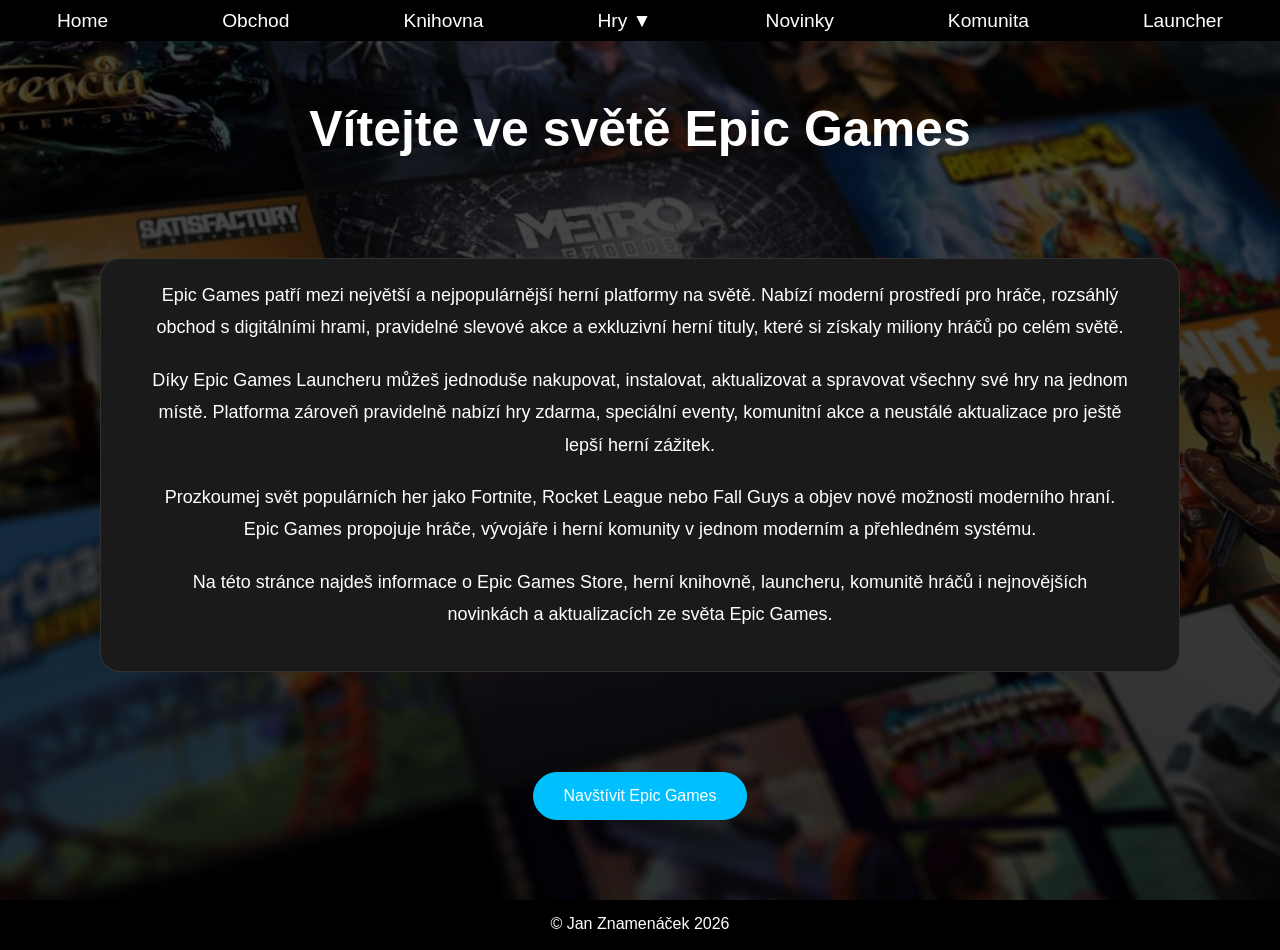
<file: index.html>
<!DOCTYPE html>
<html lang="cs">
<head>
    <meta charset="UTF-8">
    <meta name="viewport" content="width=device-width, initial-scale=1.0">
    <title>Projekt 3</title>
    <link rel="stylesheet" href="css/mujstyl.css">
</head>

<body>
    <input type="checkbox" id="menu-toggle">

    <div class="topbar">
        <div class="logo">Epic Games</div>

       <label for="menu-toggle" class="burger">
        ☰
       </label>

    </div>

     <nav class="topmenu">

         <ul>
            <li><a href="index.html">Home</a></li>
            <li><a href="obchod.html">Obchod</a></li>
            <li><a href="knihovna.html">Knihovna</a></li>

            <li class="dropdown">
                <input type="checkbox" id="games-toggle">

                <label for="games-toggle" class="dropdown-button">
                      Hry ▼
                </label>
                <ul class="dropdown-menu">
                    <li><a href="akcni.html">akční </a></li>
                    <li><a href="strilecky.html">střílečky</a></li>
                    <li><a href="sportovni.html">sportovní </a></li>
                    <li><a href="zavodni.html">závodní </a></li>
                    <li><a href="party.html">párty </a></li>
                </ul>
            </li>

            <li><a href="novinky.html">Novinky</a></li>
            <li><a href="komunita.html">Komunita</a></li>
            <li><a href="launcher.html">Launcher</a></li>
         </ul>
     </nav>

     <div class="uvod">
        <div>
            <h1>Vítejte ve světě Epic Games</h1>
        <article>
            <p>Epic Games patří mezi největší a nejpopulárnější herní platformy
                na světě. Nabízí moderní prostředí pro hráče, rozsáhlý obchod
                s digitálními hrami, pravidelné slevové akce a exkluzivní herní tituly,
                které si získaly miliony hráčů po celém světě.
            </p>
            <p>
                Díky Epic Games Launcheru můžeš jednoduše nakupovat, instalovat,
                aktualizovat a spravovat všechny své hry na jednom místě.
                Platforma zároveň pravidelně nabízí hry zdarma, speciální eventy,
                komunitní akce a neustálé aktualizace pro ještě lepší herní zážitek.
            </p>
            <p>
                Prozkoumej svět populárních her jako Fortnite, Rocket League
                nebo Fall Guys a objev nové možnosti moderního hraní.
                Epic Games propojuje hráče, vývojáře i herní komunity
                v jednom moderním a přehledném systému.
            </p>
            <p>
                Na této stránce najdeš informace o Epic Games Store,
                herní knihovně, launcheru, komunitě hráčů i nejnovějších novinkách
                a aktualizacích ze světa Epic Games.
            </p>
        </article>
            <div class="odkaz">
            <a href="https://www.epicgames.com/site/home?lang=en-US">Navštívit Epic Games</a>
            </div>
        </div>
     </div>






   <footer>
        &copy; Jan Znamenáček 2026
   </footer>
</body>
</html>
</file>
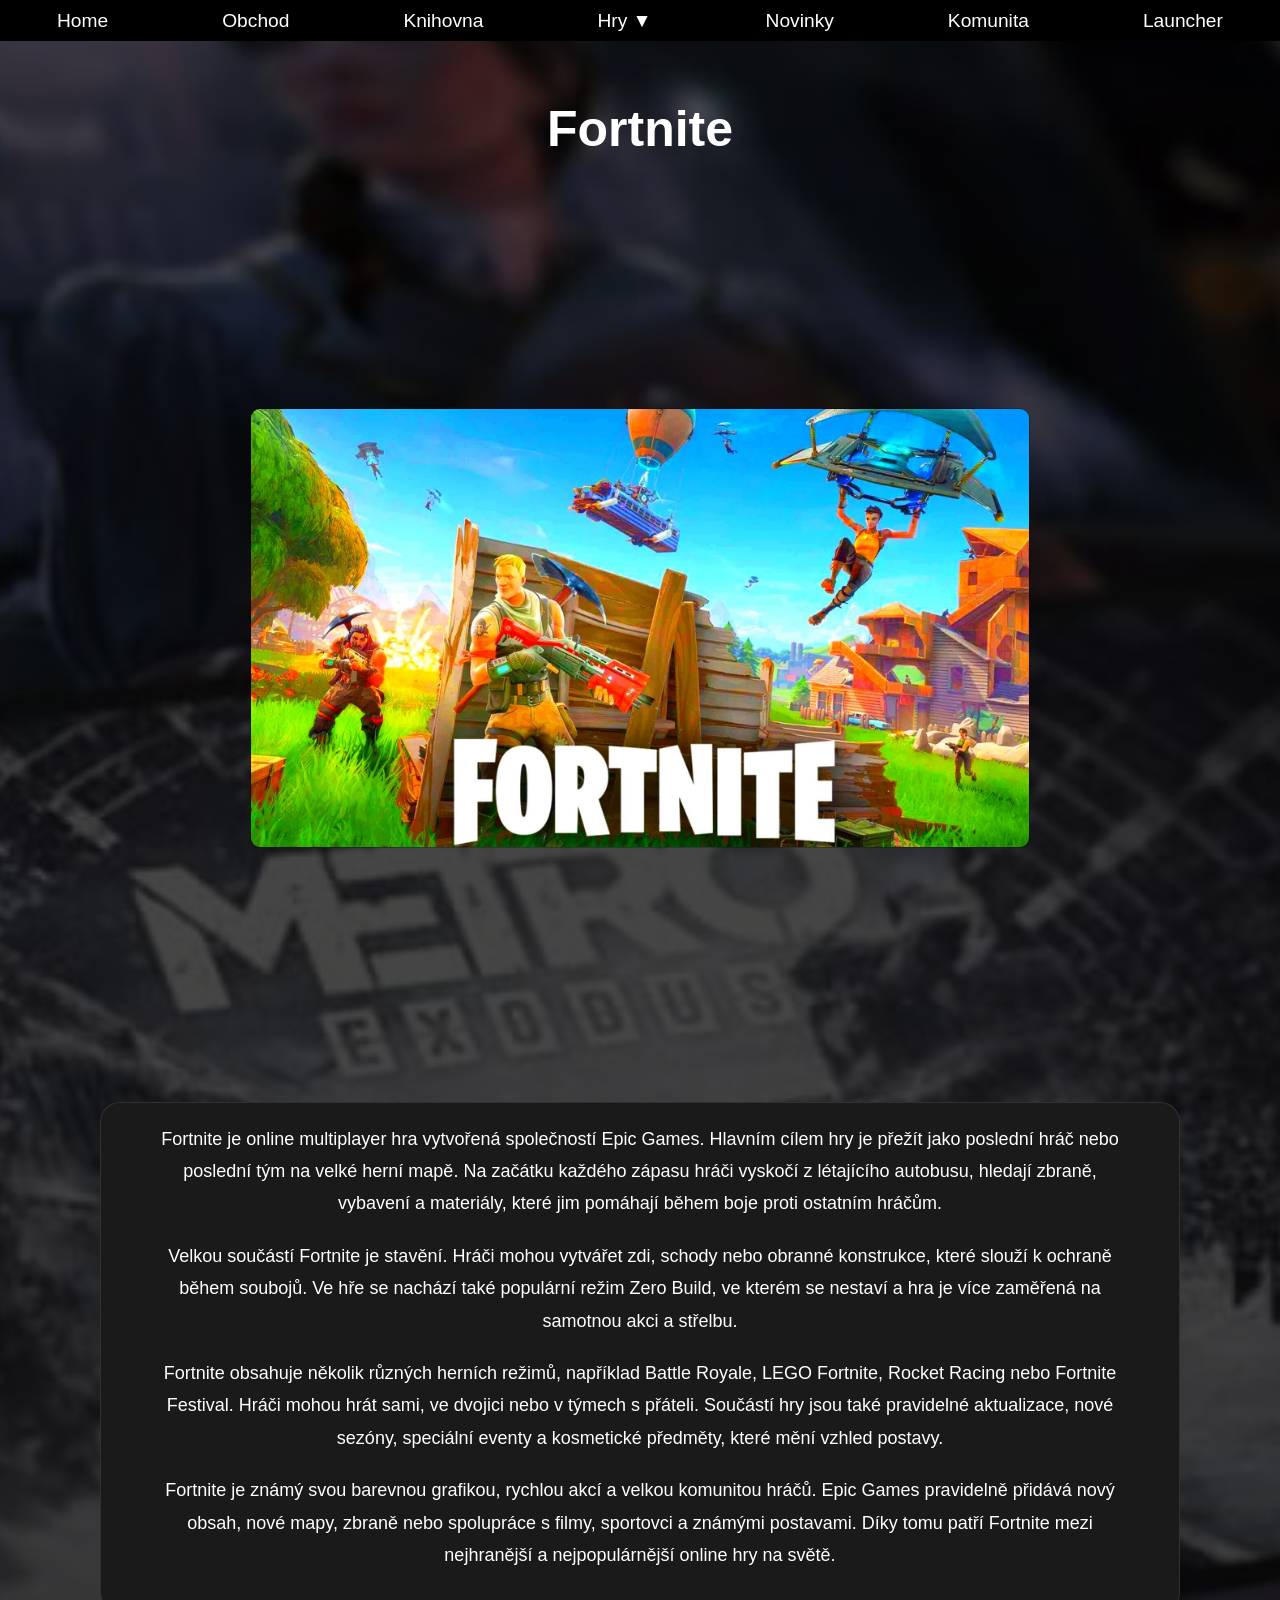
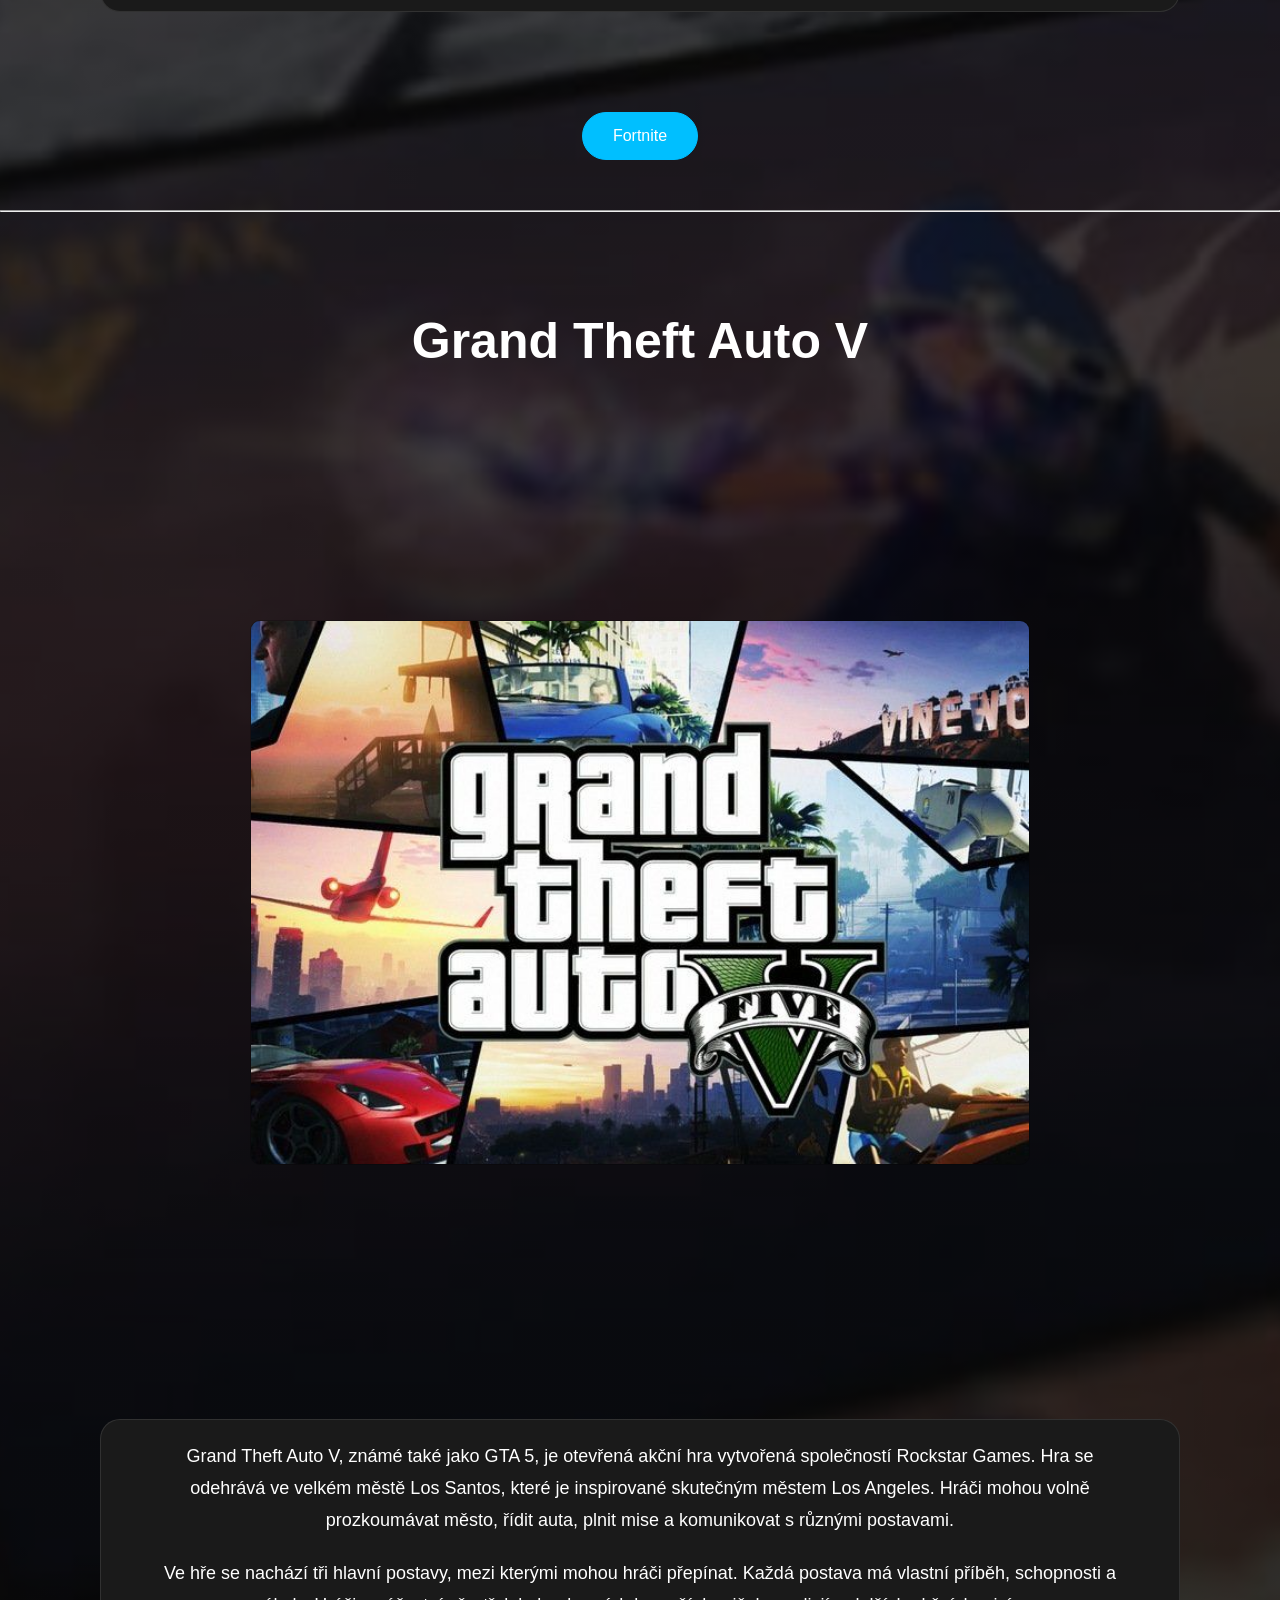
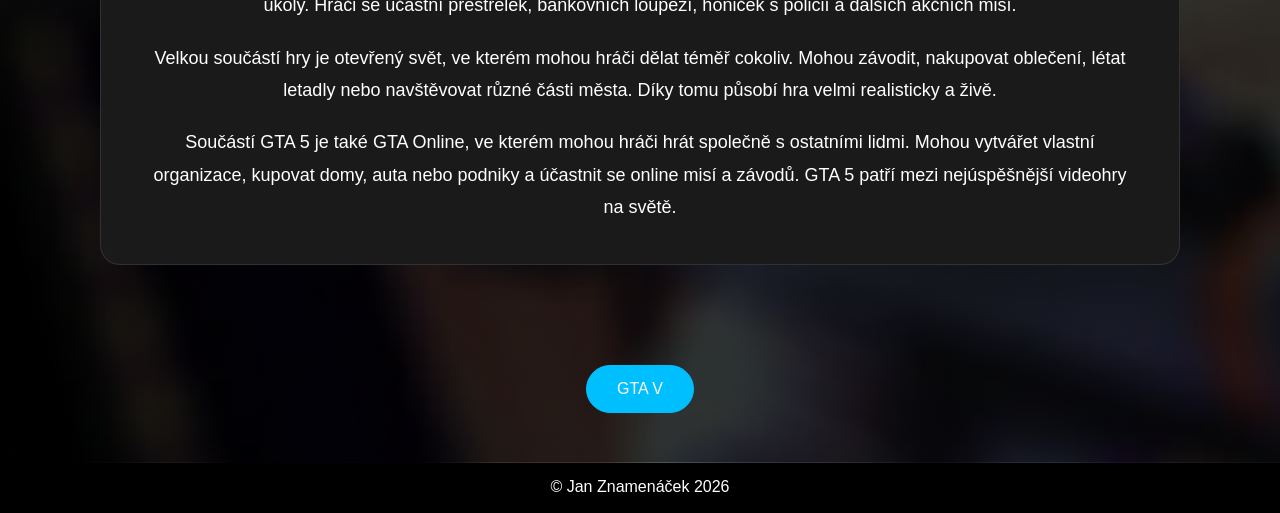
<file: akcni.html>
<!DOCTYPE html>
<html lang="cs">

<head>
    <meta charset="UTF-8">
    <meta name="viewport" content="width=device-width, initial-scale=1.0">
    <title>Projekt 3</title>
    <link rel="stylesheet" href="css/mujstyl.css">
</head>

<body>
    <input type="checkbox" id="menu-toggle">

    <div class="topbar">
        <div class="logo">Epic Games</div>

        <label for="menu-toggle" class="burger">
            ☰
        </label>

    </div>

    <nav class="topmenu">

        <ul>
            <li><a href="index.html">Home</a></li>
            <li><a href="obchod.html">Obchod</a></li>
            <li><a href="knihovna.html">Knihovna</a></li>

            <li class="dropdown">
                <input type="checkbox" id="games-toggle">

                <label for="games-toggle" class="dropdown-button">
                    Hry ▼
                </label>
                <ul class="dropdown-menu">
                    <li><a href="akcni.html">akční </a></li>
                    <li><a href="strilecky.html">střílečky</a></li>
                    <li><a href="sportovni.html">sportovní </a></li>
                    <li><a href="zavodni.html">závodní </a></li>
                    <li><a href="party.html">párty </a></li>
                </ul>
            </li>

            <li><a href="novinky.html">Novinky</a></li>
            <li><a href="komunita.html">Komunita</a></li>
            <li><a href="launcher.html">Launcher</a></li>
        </ul>
    </nav>

    <div class="uvod">
        <div>
            <h1>Fortnite</h1>
            <div class="obraz"><img src="img/epfortnite.jpeg" alt="EP"></div>
            <article>
                <p>
                    Fortnite je online multiplayer hra vytvořená společností Epic Games.
                    Hlavním cílem hry je přežít jako poslední hráč
                    nebo poslední tým na velké herní mapě.
                    Na začátku každého zápasu hráči vyskočí
                    z létajícího autobusu,
                    hledají zbraně, vybavení a materiály,
                    které jim pomáhají během boje proti ostatním hráčům.
                </p>

                <p>
                    Velkou součástí Fortnite je stavění.
                    Hráči mohou vytvářet zdi, schody nebo obranné konstrukce,
                    které slouží k ochraně během soubojů.
                    Ve hře se nachází také populární režim Zero Build,
                    ve kterém se nestaví
                    a hra je více zaměřená na samotnou akci a střelbu.
                </p>

                <p>
                    Fortnite obsahuje několik různých herních režimů,
                    například Battle Royale,
                    LEGO Fortnite,
                    Rocket Racing nebo Fortnite Festival.
                    Hráči mohou hrát sami,
                    ve dvojici nebo v týmech s přáteli.
                    Součástí hry jsou také pravidelné aktualizace,
                    nové sezóny,
                    speciální eventy
                    a kosmetické předměty,
                    které mění vzhled postavy.
                </p>

                <p>
                    Fortnite je známý svou barevnou grafikou,
                    rychlou akcí a velkou komunitou hráčů.
                    Epic Games pravidelně přidává nový obsah,
                    nové mapy,
                    zbraně nebo spolupráce
                    s filmy, sportovci a známými postavami.
                    Díky tomu patří Fortnite mezi nejhranější
                    a nejpopulárnější online hry na světě.
                </p>
            </article>
            <div class="odkaz">
                <a href="https://store.epicgames.com/p/fortnite">Fortnite</a>
            </div>

            <hr>

            <h1>Grand Theft Auto V</h1>
            <div class="obraz"><img src="img/epgta.jpg" alt="EP"></div>
            <article>
                <p>
                    Grand Theft Auto V, známé také jako GTA 5,
                    je otevřená akční hra vytvořená společností Rockstar Games.
                    Hra se odehrává ve velkém městě Los Santos,
                    které je inspirované skutečným městem Los Angeles.
                    Hráči mohou volně prozkoumávat město,
                    řídit auta,
                    plnit mise
                    a komunikovat s různými postavami.
                </p>

                <p>
                    Ve hře se nachází tři hlavní postavy,
                    mezi kterými mohou hráči přepínat.
                    Každá postava má vlastní příběh,
                    schopnosti a úkoly.
                    Hráči se účastní přestřelek,
                    bankovních loupeží,
                    honiček s policií
                    a dalších akčních misí.
                </p>

                <p>
                    Velkou součástí hry je otevřený svět,
                    ve kterém mohou hráči dělat téměř cokoliv.
                    Mohou závodit,
                    nakupovat oblečení,
                    létat letadly
                    nebo navštěvovat různé části města.
                    Díky tomu působí hra velmi realisticky a živě.
                </p>

                <p>
                    Součástí GTA 5 je také GTA Online,
                    ve kterém mohou hráči hrát společně s ostatními lidmi.
                    Mohou vytvářet vlastní organizace,
                    kupovat domy,
                    auta nebo podniky
                    a účastnit se online misí a závodů.
                    GTA 5 patří mezi nejúspěšnější videohry na světě.
                </p>

            </article>
            <div class="odkaz">
                <a href="https://store.epicgames.com/p/grand-theft-auto-v">GTA V</a>
            </div>
        </div>
    </div>






    <footer>
        &copy; Jan Znamenáček 2026
    </footer>
</body>

</html>
</file>
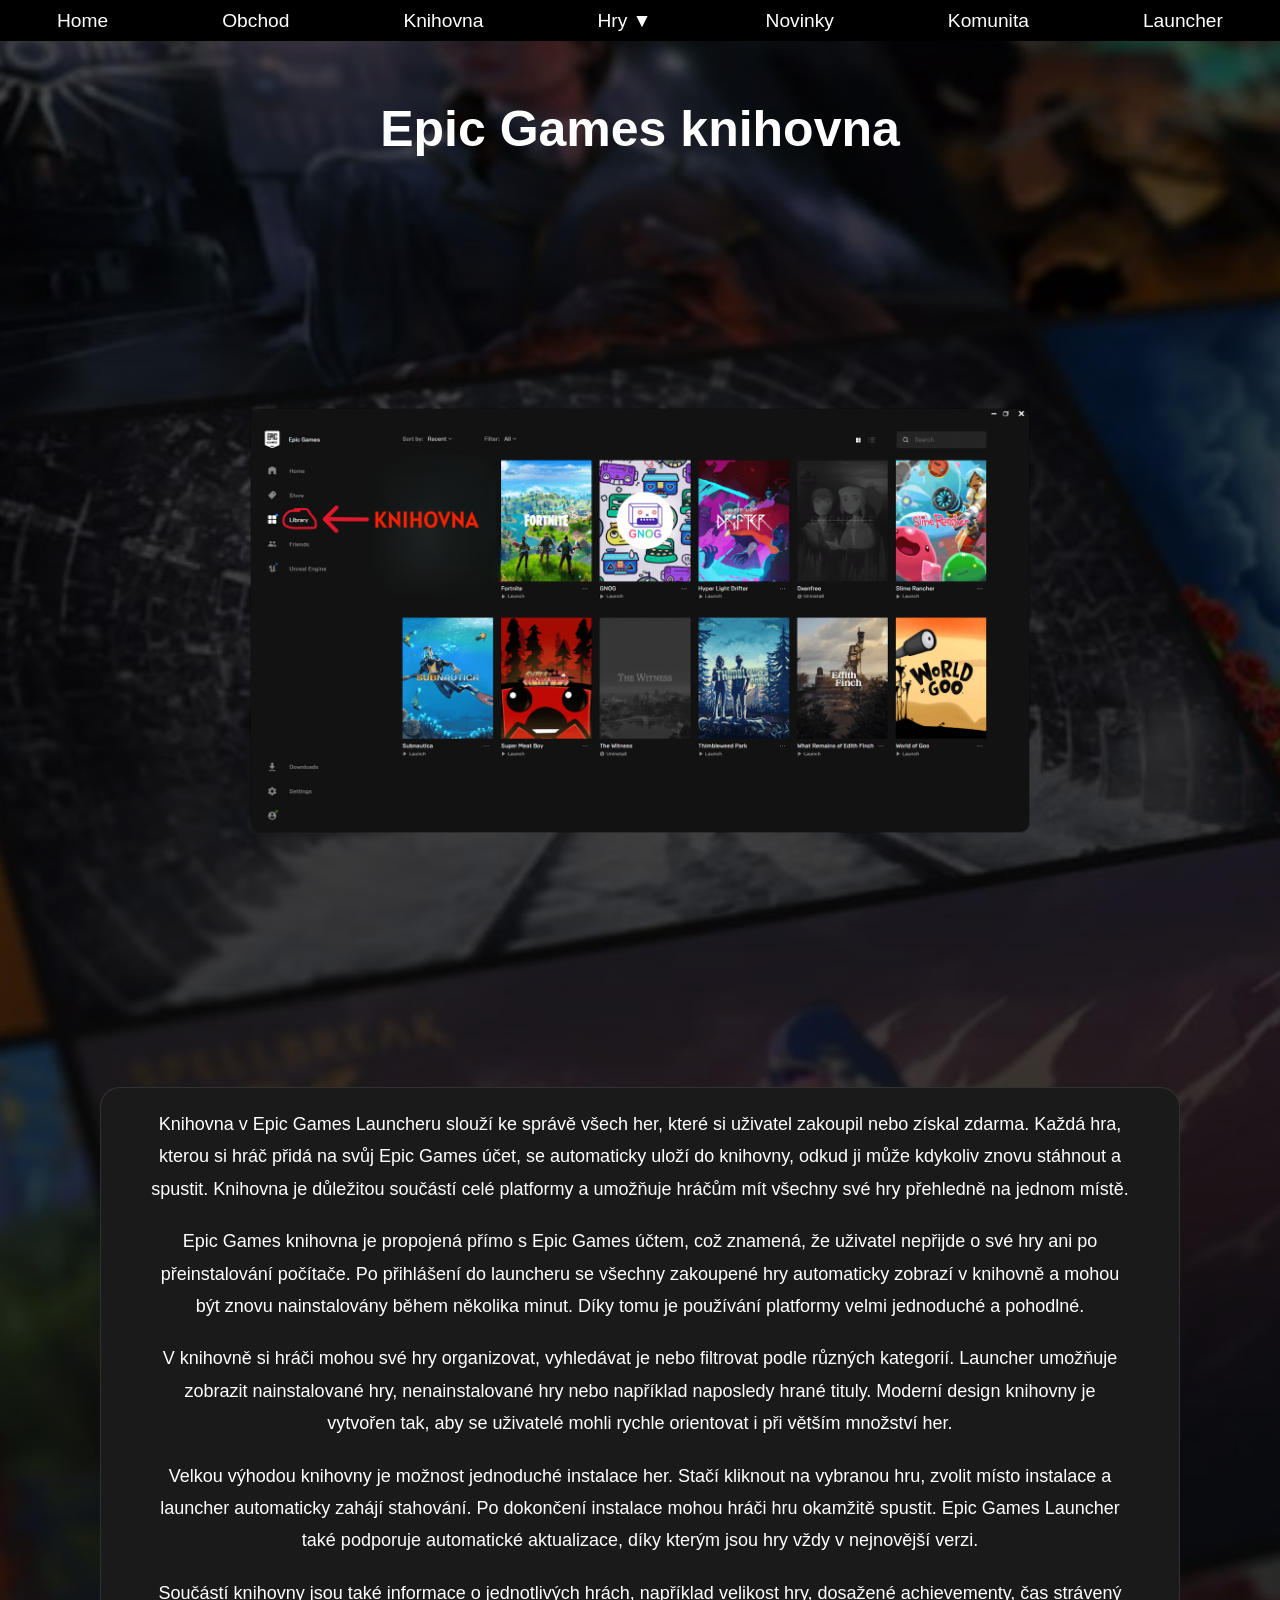
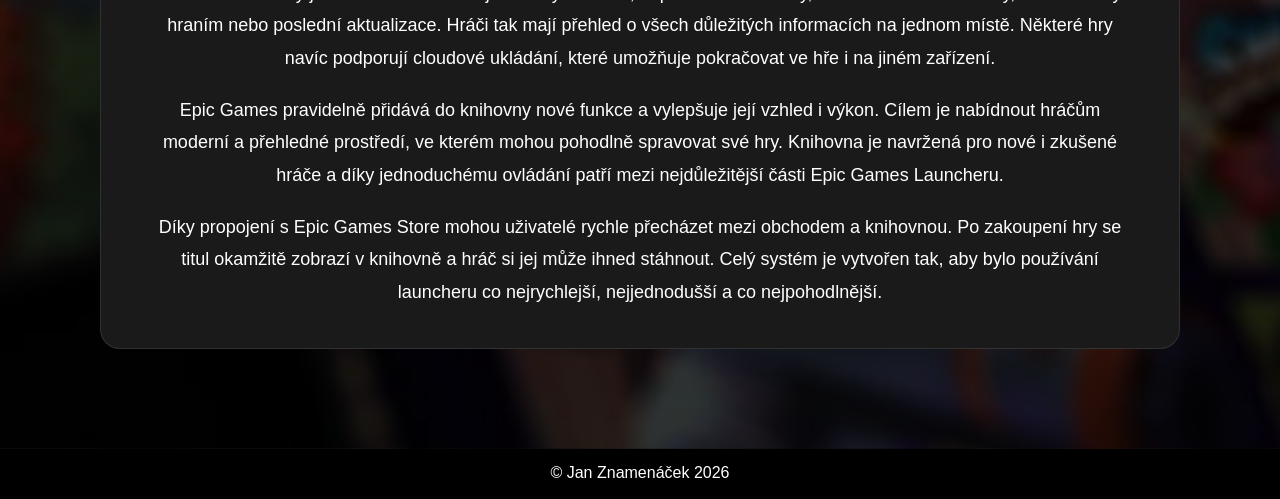
<file: knihovna.html>
<!DOCTYPE html>
<html lang="cs">

<head>
    <meta charset="UTF-8">
    <meta name="viewport" content="width=device-width, initial-scale=1.0">
    <title>Projekt 3</title>
    <link rel="stylesheet" href="css/mujstyl.css">
</head>

<body>
    <input type="checkbox" id="menu-toggle">

    <div class="topbar">
        <div class="logo">Epic Games</div>

        <label for="menu-toggle" class="burger">
            ☰
        </label>

    </div>

    <nav class="topmenu">

        <ul>
            <li><a href="index.html">Home</a></li>
            <li><a href="obchod.html">Obchod</a></li>
            <li><a href="knihovna.html">Knihovna</a></li>

            <li class="dropdown">
                <input type="checkbox" id="games-toggle">

                <label for="games-toggle" class="dropdown-button">
                    Hry ▼
                </label>
                <ul class="dropdown-menu">
                    <li><a href="akcni.html">akční </a></li>
                    <li><a href="strilecky.html">střílečky</a></li>
                    <li><a href="sportovni.html">sportovní </a></li>
                    <li><a href="zavodni.html">závodní </a></li>
                    <li><a href="party.html">párty </a></li>
                </ul>
            </li>

            <li><a href="novinky.html">Novinky</a></li>
            <li><a href="komunita.html">Komunita</a></li>
            <li><a href="launcher.html">Launcher</a></li>
        </ul>
    </nav>

    <div class="uvod">
        <div>
            <h1>Epic Games knihovna</h1>
            <div class="obraz"><img src="img/eplibrary.png" alt="EP"></div>
            <article>
                <p>
                    Knihovna v Epic Games Launcheru slouží ke správě všech her,
                    které si uživatel zakoupil nebo získal zdarma.
                    Každá hra, kterou si hráč přidá na svůj Epic Games účet,
                    se automaticky uloží do knihovny,
                    odkud ji může kdykoliv znovu stáhnout a spustit.
                    Knihovna je důležitou součástí celé platformy
                    a umožňuje hráčům mít všechny své hry přehledně na jednom místě.
                </p>

                <p>
                    Epic Games knihovna je propojená přímo s Epic Games účtem,
                    což znamená, že uživatel nepřijde o své hry ani po přeinstalování počítače.
                    Po přihlášení do launcheru se všechny zakoupené hry
                    automaticky zobrazí v knihovně
                    a mohou být znovu nainstalovány během několika minut.
                    Díky tomu je používání platformy velmi jednoduché a pohodlné.
                </p>

                <p>
                    V knihovně si hráči mohou své hry organizovat,
                    vyhledávat je nebo filtrovat podle různých kategorií.
                    Launcher umožňuje zobrazit nainstalované hry,
                    nenainstalované hry nebo například naposledy hrané tituly.
                    Moderní design knihovny je vytvořen tak,
                    aby se uživatelé mohli rychle orientovat
                    i při větším množství her.
                </p>

                <p>
                    Velkou výhodou knihovny je možnost jednoduché instalace her.
                    Stačí kliknout na vybranou hru,
                    zvolit místo instalace a launcher automaticky zahájí stahování.
                    Po dokončení instalace mohou hráči hru okamžitě spustit.
                    Epic Games Launcher také podporuje automatické aktualizace,
                    díky kterým jsou hry vždy v nejnovější verzi.
                </p>

                <p>
                    Součástí knihovny jsou také informace o jednotlivých hrách,
                    například velikost hry, dosažené achievementy,
                    čas strávený hraním nebo poslední aktualizace.
                    Hráči tak mají přehled o všech důležitých informacích
                    na jednom místě.
                    Některé hry navíc podporují cloudové ukládání,
                    které umožňuje pokračovat ve hře i na jiném zařízení.
                </p>

                <p>
                    Epic Games pravidelně přidává do knihovny nové funkce
                    a vylepšuje její vzhled i výkon.
                    Cílem je nabídnout hráčům moderní a přehledné prostředí,
                    ve kterém mohou pohodlně spravovat své hry.
                    Knihovna je navržená pro nové i zkušené hráče
                    a díky jednoduchému ovládání
                    patří mezi nejdůležitější části Epic Games Launcheru.
                </p>

                <p>
                    Díky propojení s Epic Games Store mohou uživatelé
                    rychle přecházet mezi obchodem a knihovnou.
                    Po zakoupení hry se titul okamžitě zobrazí v knihovně
                    a hráč si jej může ihned stáhnout.
                    Celý systém je vytvořen tak,
                    aby bylo používání launcheru co nejrychlejší,
                    nejjednodušší a co nejpohodlnější.
                </p>
            </article>
        </div>
    </div>





    <footer>
        &copy; Jan Znamenáček 2026
    </footer>
</body>

</html>
</file>
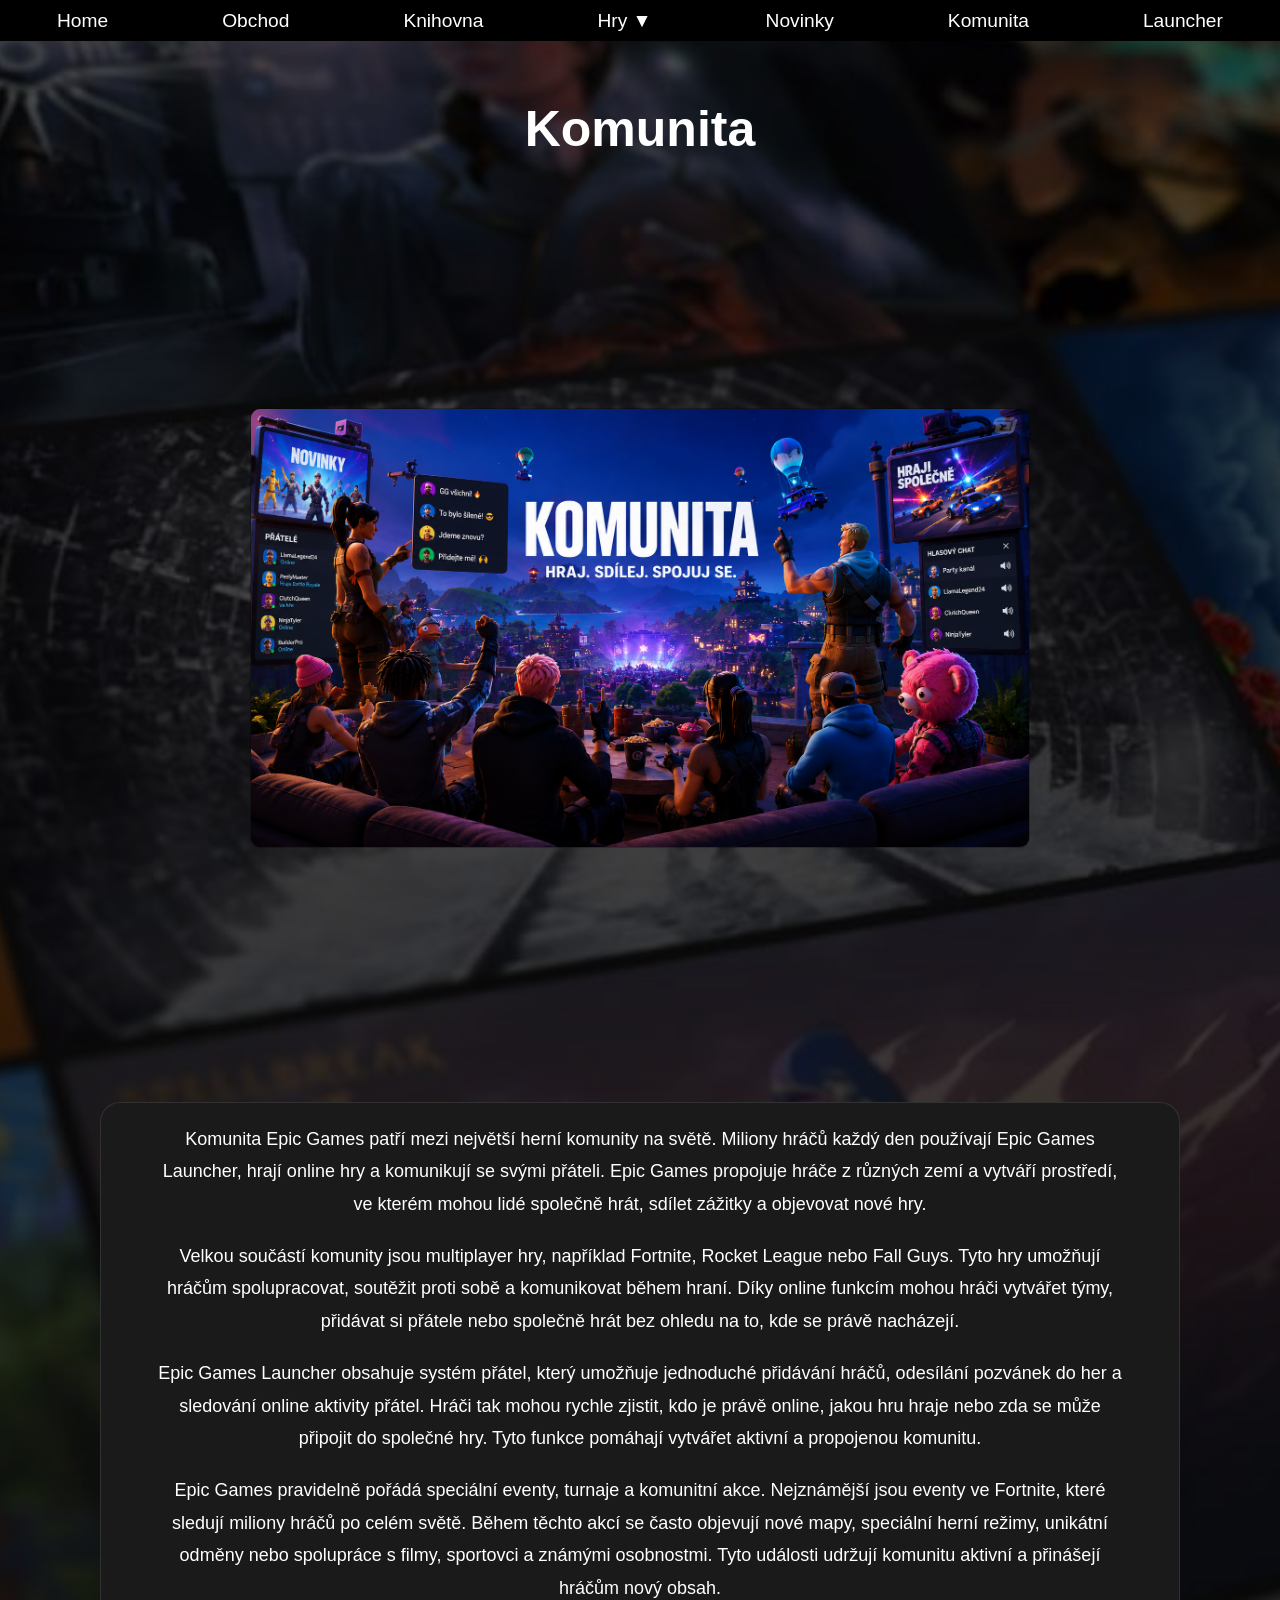
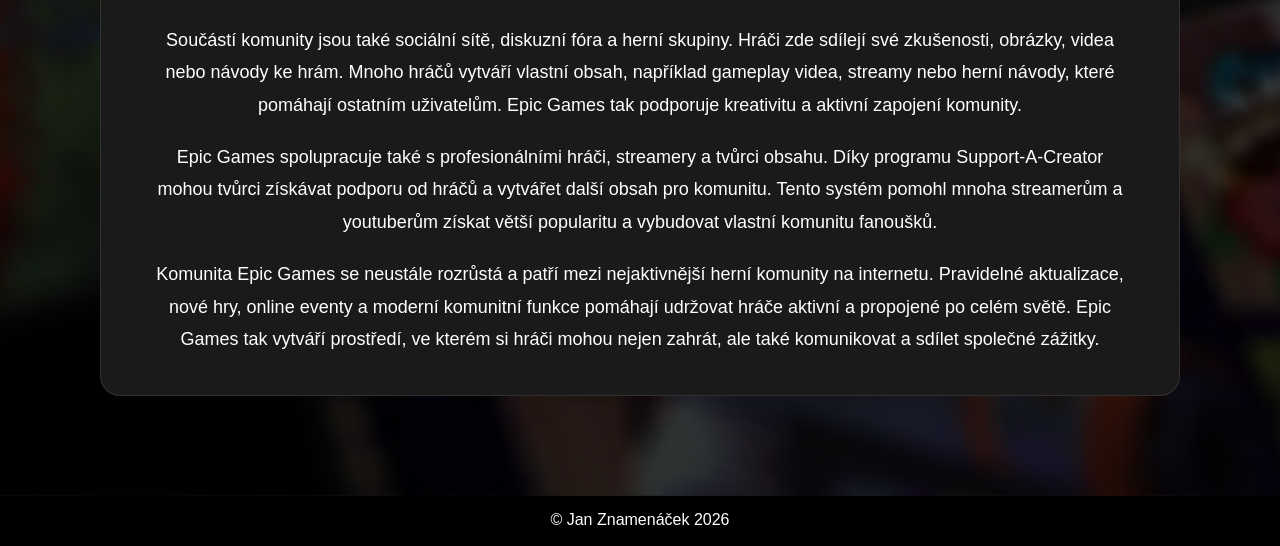
<file: komunita.html>
<!DOCTYPE html>
<html lang="cs">

<head>
    <meta charset="UTF-8">
    <meta name="viewport" content="width=device-width, initial-scale=1.0">
    <title>Projekt 3</title>
    <link rel="stylesheet" href="css/mujstyl.css">
</head>

<body>
    <input type="checkbox" id="menu-toggle">

    <div class="topbar">
        <div class="logo">Epic Games</div>

        <label for="menu-toggle" class="burger">
            ☰
        </label>

    </div>

    <nav class="topmenu">

        <ul>
            <li><a href="index.html">Home</a></li>
            <li><a href="obchod.html">Obchod</a></li>
            <li><a href="knihovna.html">Knihovna</a></li>

            <li class="dropdown">
                <input type="checkbox" id="games-toggle">

                <label for="games-toggle" class="dropdown-button">
                    Hry ▼
                </label>
                <ul class="dropdown-menu">
                    <li><a href="akcni.html">akční </a></li>
                    <li><a href="strilecky.html">střílečky</a></li>
                    <li><a href="sportovni.html">sportovní </a></li>
                    <li><a href="zavodni.html">závodní </a></li>
                    <li><a href="party.html">párty </a></li>
                </ul>
            </li>

            <li><a href="novinky.html">Novinky</a></li>
            <li><a href="komunita.html">Komunita</a></li>
            <li><a href="launcher.html">Launcher</a></li>
        </ul>
    </nav>

    <div class="uvod">
        <div>
            <h1>Komunita</h1>
            <div class="obraz"><img src="img/epkomunita.png" alt="EP"></div>
            <article>
                <p>
                    Komunita Epic Games patří mezi největší herní komunity na světě.
                    Miliony hráčů každý den používají Epic Games Launcher,
                    hrají online hry a komunikují se svými přáteli.
                    Epic Games propojuje hráče z různých zemí
                    a vytváří prostředí,
                    ve kterém mohou lidé společně hrát,
                    sdílet zážitky a objevovat nové hry.
                </p>

                <p>
                    Velkou součástí komunity jsou multiplayer hry,
                    například Fortnite, Rocket League nebo Fall Guys.
                    Tyto hry umožňují hráčům spolupracovat,
                    soutěžit proti sobě a komunikovat během hraní.
                    Díky online funkcím mohou hráči vytvářet týmy,
                    přidávat si přátele nebo společně hrát
                    bez ohledu na to, kde se právě nacházejí.
                </p>

                <p>
                    Epic Games Launcher obsahuje systém přátel,
                    který umožňuje jednoduché přidávání hráčů,
                    odesílání pozvánek do her
                    a sledování online aktivity přátel.
                    Hráči tak mohou rychle zjistit,
                    kdo je právě online,
                    jakou hru hraje nebo zda se může připojit do společné hry.
                    Tyto funkce pomáhají vytvářet aktivní a propojenou komunitu.
                </p>

                <p>
                    Epic Games pravidelně pořádá speciální eventy,
                    turnaje a komunitní akce.
                    Nejznámější jsou eventy ve Fortnite,
                    které sledují miliony hráčů po celém světě.
                    Během těchto akcí se často objevují nové mapy,
                    speciální herní režimy,
                    unikátní odměny nebo spolupráce
                    s filmy, sportovci a známými osobnostmi.
                    Tyto události udržují komunitu aktivní
                    a přinášejí hráčům nový obsah.
                </p>

                <p>
                    Součástí komunity jsou také sociální sítě,
                    diskuzní fóra a herní skupiny.
                    Hráči zde sdílejí své zkušenosti,
                    obrázky, videa nebo návody ke hrám.
                    Mnoho hráčů vytváří vlastní obsah,
                    například gameplay videa,
                    streamy nebo herní návody,
                    které pomáhají ostatním uživatelům.
                    Epic Games tak podporuje kreativitu
                    a aktivní zapojení komunity.
                </p>

                <p>
                    Epic Games spolupracuje také s profesionálními hráči,
                    streamery a tvůrci obsahu.
                    Díky programu Support-A-Creator
                    mohou tvůrci získávat podporu od hráčů
                    a vytvářet další obsah pro komunitu.
                    Tento systém pomohl mnoha streamerům
                    a youtuberům získat větší popularitu
                    a vybudovat vlastní komunitu fanoušků.
                </p>

                <p>
                    Komunita Epic Games se neustále rozrůstá
                    a patří mezi nejaktivnější herní komunity na internetu.
                    Pravidelné aktualizace,
                    nové hry, online eventy
                    a moderní komunitní funkce
                    pomáhají udržovat hráče aktivní
                    a propojené po celém světě.
                    Epic Games tak vytváří prostředí,
                    ve kterém si hráči mohou nejen zahrát,
                    ale také komunikovat a sdílet společné zážitky.
                </p>
            </article>
        </div>
    </div>






    <footer>
        &copy; Jan Znamenáček 2026
    </footer>
</body>

</html>
</file>
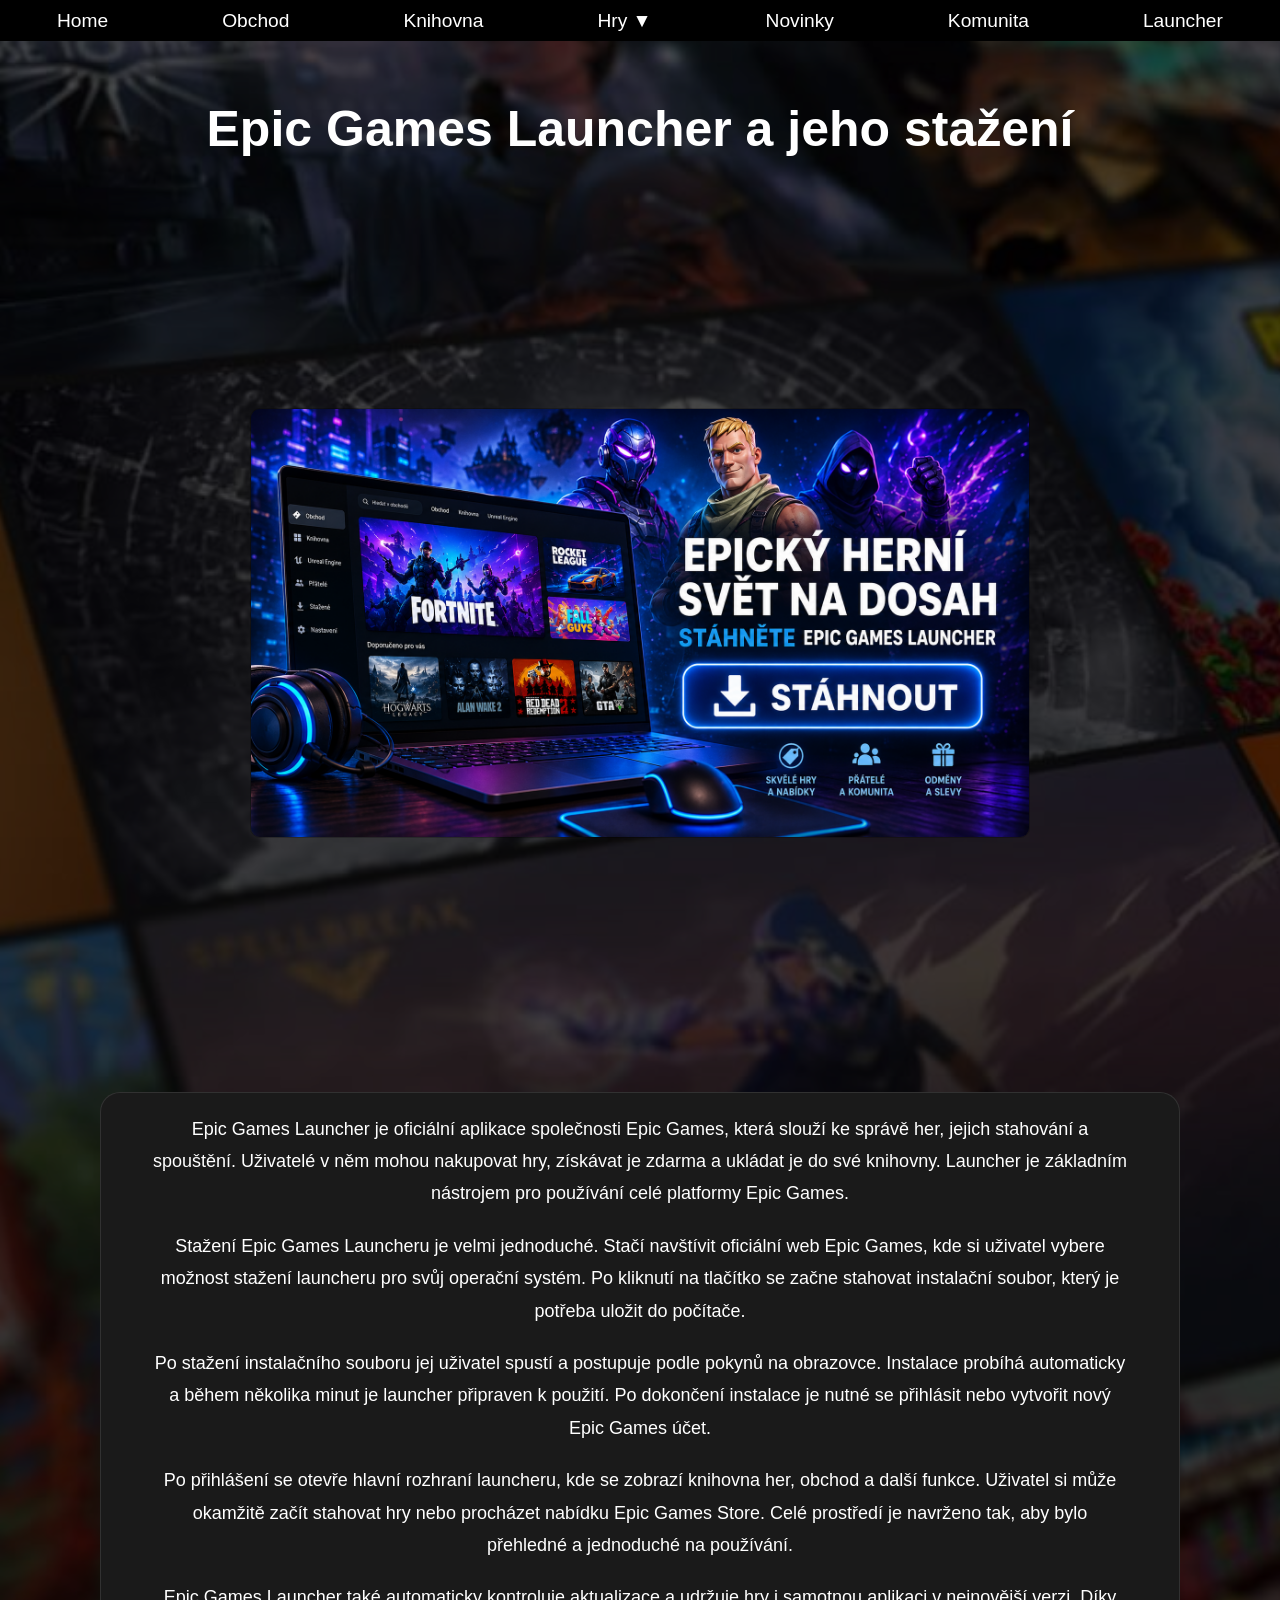
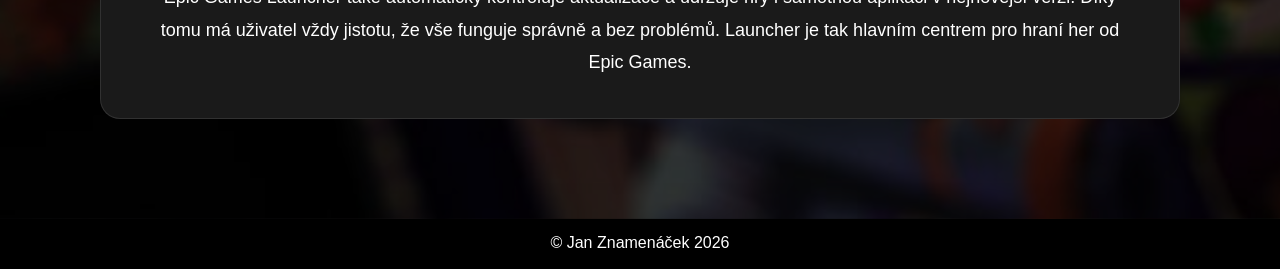
<file: launcher.html>
<!DOCTYPE html>
<html lang="cs">

<head>
    <meta charset="UTF-8">
    <meta name="viewport" content="width=device-width, initial-scale=1.0">
    <title>Projekt 3</title>
    <link rel="stylesheet" href="css/mujstyl.css">
</head>

<body>
    <input type="checkbox" id="menu-toggle">

    <div class="topbar">
        <div class="logo">Epic Games</div>

        <label for="menu-toggle" class="burger">
            ☰
        </label>

    </div>

    <nav class="topmenu">

        <ul>
            <li><a href="index.html">Home</a></li>
            <li><a href="obchod.html">Obchod</a></li>
            <li><a href="knihovna.html">Knihovna</a></li>

            <li class="dropdown">
                <input type="checkbox" id="games-toggle">

                <label for="games-toggle" class="dropdown-button">
                    Hry ▼
                </label>
                <ul class="dropdown-menu">
                    <li><a href="akcni.html">akční </a></li>
                    <li><a href="strilecky.html">střílečky</a></li>
                    <li><a href="sportovni.html">sportovní </a></li>
                    <li><a href="zavodni.html">závodní </a></li>
                    <li><a href="party.html">párty </a></li>
                </ul>
            </li>

            <li><a href="novinky.html">Novinky</a></li>
            <li><a href="komunita.html">Komunita</a></li>
            <li><a href="launcher.html">Launcher</a></li>
        </ul>
    </nav>

    <div class="uvod">
        <div>
            <h1>Epic Games Launcher a jeho stažení</h1>
            <div class="obraz"><img src="img/eplauncher.png" alt="EP"></div>
            <article>
                <p>
                    Epic Games Launcher je oficiální aplikace společnosti Epic Games,
                    která slouží ke správě her, jejich stahování a spouštění.
                    Uživatelé v něm mohou nakupovat hry, získávat je zdarma
                    a ukládat je do své knihovny.
                    Launcher je základním nástrojem pro používání celé platformy Epic Games.
                </p>

                <p>
                    Stažení Epic Games Launcheru je velmi jednoduché.
                    Stačí navštívit oficiální web Epic Games, kde si uživatel vybere
                    možnost stažení launcheru pro svůj operační systém.
                    Po kliknutí na tlačítko se začne stahovat instalační soubor,
                    který je potřeba uložit do počítače.
                </p>

                <p>
                    Po stažení instalačního souboru jej uživatel spustí
                    a postupuje podle pokynů na obrazovce.
                    Instalace probíhá automaticky a během několika minut je launcher připraven k použití.
                    Po dokončení instalace je nutné se přihlásit
                    nebo vytvořit nový Epic Games účet.
                </p>

                <p>
                    Po přihlášení se otevře hlavní rozhraní launcheru,
                    kde se zobrazí knihovna her, obchod a další funkce.
                    Uživatel si může okamžitě začít stahovat hry
                    nebo procházet nabídku Epic Games Store.
                    Celé prostředí je navrženo tak, aby bylo přehledné a jednoduché na používání.
                </p>

                <p>
                    Epic Games Launcher také automaticky kontroluje aktualizace
                    a udržuje hry i samotnou aplikaci v nejnovější verzi.
                    Díky tomu má uživatel vždy jistotu,
                    že vše funguje správně a bez problémů.
                    Launcher je tak hlavním centrem pro hraní her od Epic Games.
                </p>
            </article>
        </div>
    </div>






    <footer>
        &copy; Jan Znamenáček 2026
    </footer>
</body>

</html>
</file>
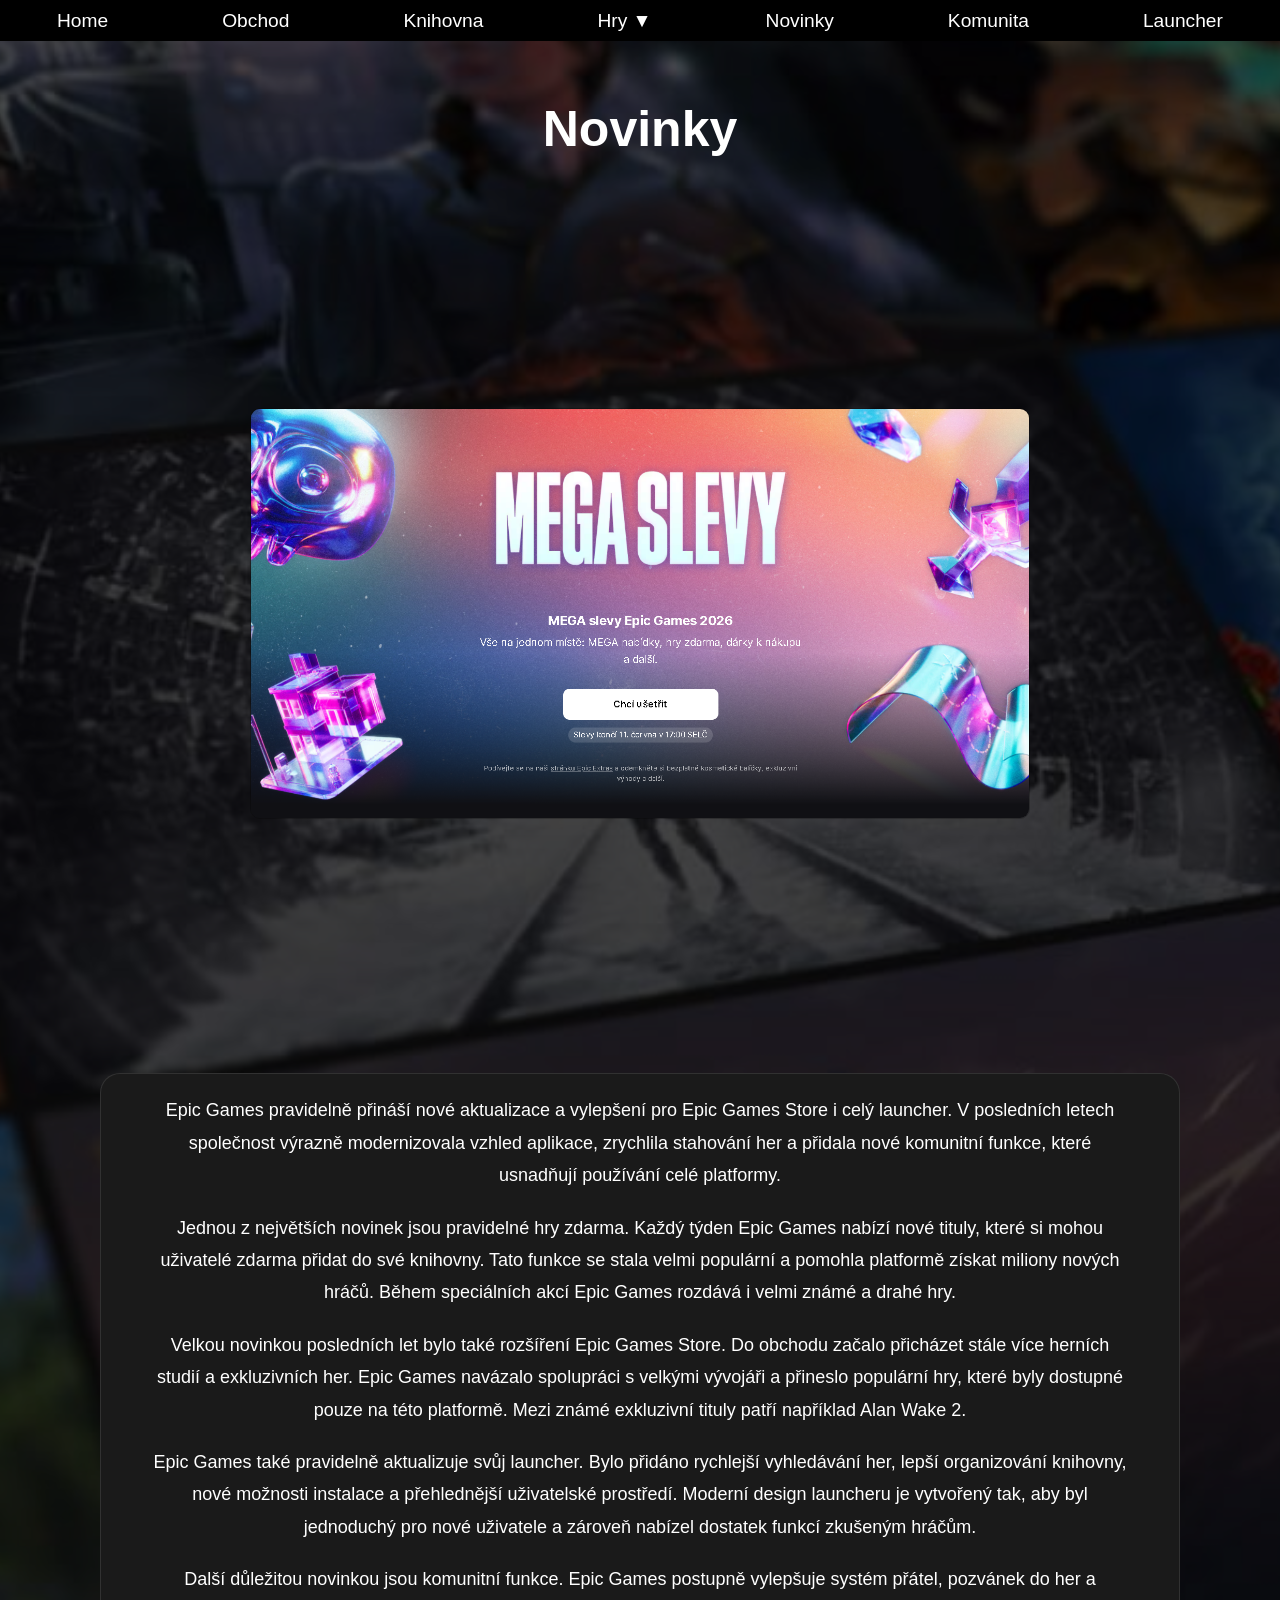
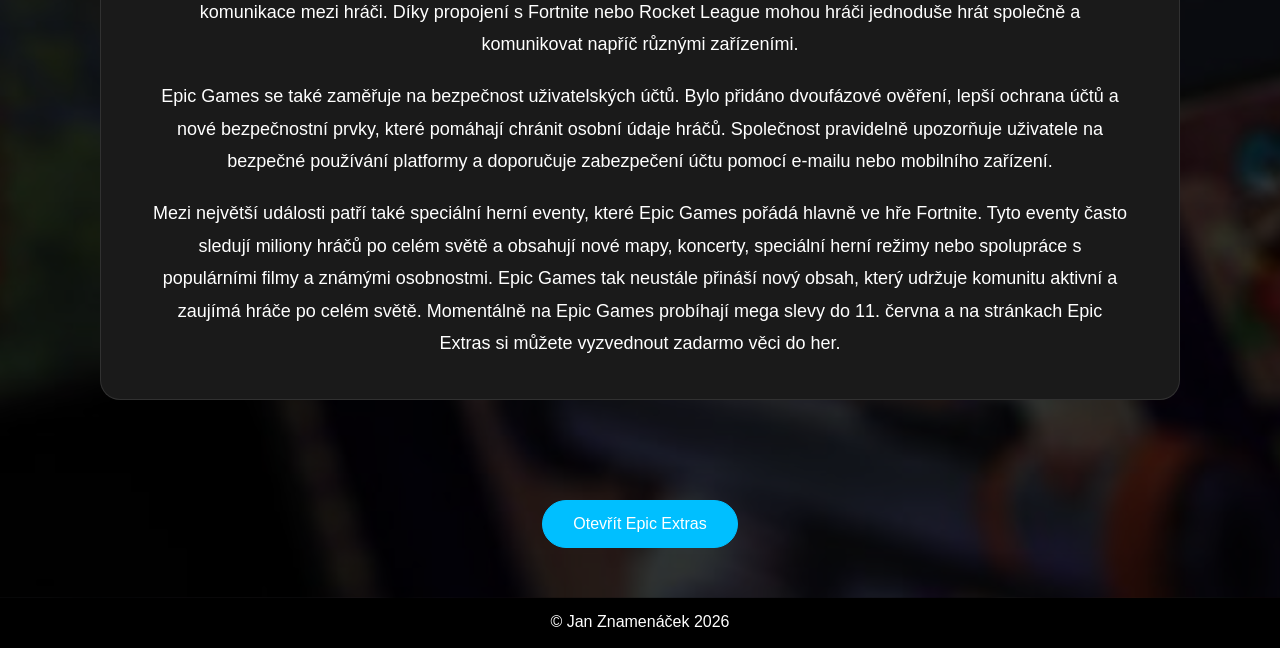
<file: novinky.html>
<!DOCTYPE html>
<html lang="cs">

<head>
    <meta charset="UTF-8">
    <meta name="viewport" content="width=device-width, initial-scale=1.0">
    <title>Projekt 3</title>
    <link rel="stylesheet" href="css/mujstyl.css">
</head>

<body>
    <input type="checkbox" id="menu-toggle">

    <div class="topbar">
        <div class="logo">Epic Games</div>

        <label for="menu-toggle" class="burger">
            ☰
        </label>

    </div>

    <nav class="topmenu">

        <ul>
            <li><a href="index.html">Home</a></li>
            <li><a href="obchod.html">Obchod</a></li>
            <li><a href="knihovna.html">Knihovna</a></li>

            <li class="dropdown">
                <input type="checkbox" id="games-toggle">

                <label for="games-toggle" class="dropdown-button">
                    Hry ▼
                </label>
                <ul class="dropdown-menu">
                    <li><a href="akcni.html">akční </a></li>
                    <li><a href="strilecky.html">střílečky</a></li>
                    <li><a href="sportovni.html">sportovní </a></li>
                    <li><a href="zavodni.html">závodní </a></li>
                    <li><a href="party.html">párty </a></li>
                </ul>
            </li>

            <li><a href="novinky.html">Novinky</a></li>
            <li><a href="komunita.html">Komunita</a></li>
            <li><a href="launcher.html">Launcher</a></li>
        </ul>
    </nav>

    <div class="uvod">
        <div>
            <h1>Novinky</h1>
            <div class="obraz"><img src="img/epnovinky.png" alt="EP"></div>
            <article>
                <p>
                    Epic Games pravidelně přináší nové aktualizace
                    a vylepšení pro Epic Games Store i celý launcher.
                    V posledních letech společnost výrazně modernizovala vzhled aplikace,
                    zrychlila stahování her a přidala nové komunitní funkce,
                    které usnadňují používání celé platformy.
                </p>

                <p>
                    Jednou z největších novinek jsou pravidelné hry zdarma.
                    Každý týden Epic Games nabízí nové tituly,
                    které si mohou uživatelé zdarma přidat do své knihovny.
                    Tato funkce se stala velmi populární
                    a pomohla platformě získat miliony nových hráčů.
                    Během speciálních akcí Epic Games rozdává
                    i velmi známé a drahé hry.
                </p>

                <p>
                    Velkou novinkou posledních let bylo také rozšíření Epic Games Store.
                    Do obchodu začalo přicházet stále více herních studií
                    a exkluzivních her.
                    Epic Games navázalo spolupráci s velkými vývojáři
                    a přineslo populární hry,
                    které byly dostupné pouze na této platformě.
                    Mezi známé exkluzivní tituly patří například Alan Wake 2.
                </p>

                <p>
                    Epic Games také pravidelně aktualizuje svůj launcher.
                    Bylo přidáno rychlejší vyhledávání her,
                    lepší organizování knihovny,
                    nové možnosti instalace
                    a přehlednější uživatelské prostředí.
                    Moderní design launcheru je vytvořený tak,
                    aby byl jednoduchý pro nové uživatele
                    a zároveň nabízel dostatek funkcí zkušeným hráčům.
                </p>

                <p>
                    Další důležitou novinkou jsou komunitní funkce.
                    Epic Games postupně vylepšuje systém přátel,
                    pozvánek do her a komunikace mezi hráči.
                    Díky propojení s Fortnite nebo Rocket League
                    mohou hráči jednoduše hrát společně
                    a komunikovat napříč různými zařízeními.
                </p>

                <p>
                    Epic Games se také zaměřuje na bezpečnost uživatelských účtů.
                    Bylo přidáno dvoufázové ověření,
                    lepší ochrana účtů a nové bezpečnostní prvky,
                    které pomáhají chránit osobní údaje hráčů.
                    Společnost pravidelně upozorňuje uživatele
                    na bezpečné používání platformy
                    a doporučuje zabezpečení účtu pomocí e-mailu nebo mobilního zařízení.
                </p>

                <p>
                    Mezi největší události patří také speciální herní eventy,
                    které Epic Games pořádá hlavně ve hře Fortnite.
                    Tyto eventy často sledují miliony hráčů po celém světě
                    a obsahují nové mapy, koncerty,
                    speciální herní režimy nebo spolupráce
                    s populárními filmy a známými osobnostmi.
                    Epic Games tak neustále přináší nový obsah,
                    který udržuje komunitu aktivní a zaujímá hráče po celém světě. Momentálně na Epic Games probíhají mega slevy do 11. června a na stránkach Epic Extras si můžete vyzvednout zadarmo věci do her.
                </p>
            </article>
            <div class="odkaz"><a href="https://store.epicgames.com/sales-and-specials/epic-extras">Otevřít Epic Extras </a></div>
        </div>
    </div>





    <footer>
        &copy; Jan Znamenáček 2026
    </footer>
</body>

</html>
</file>
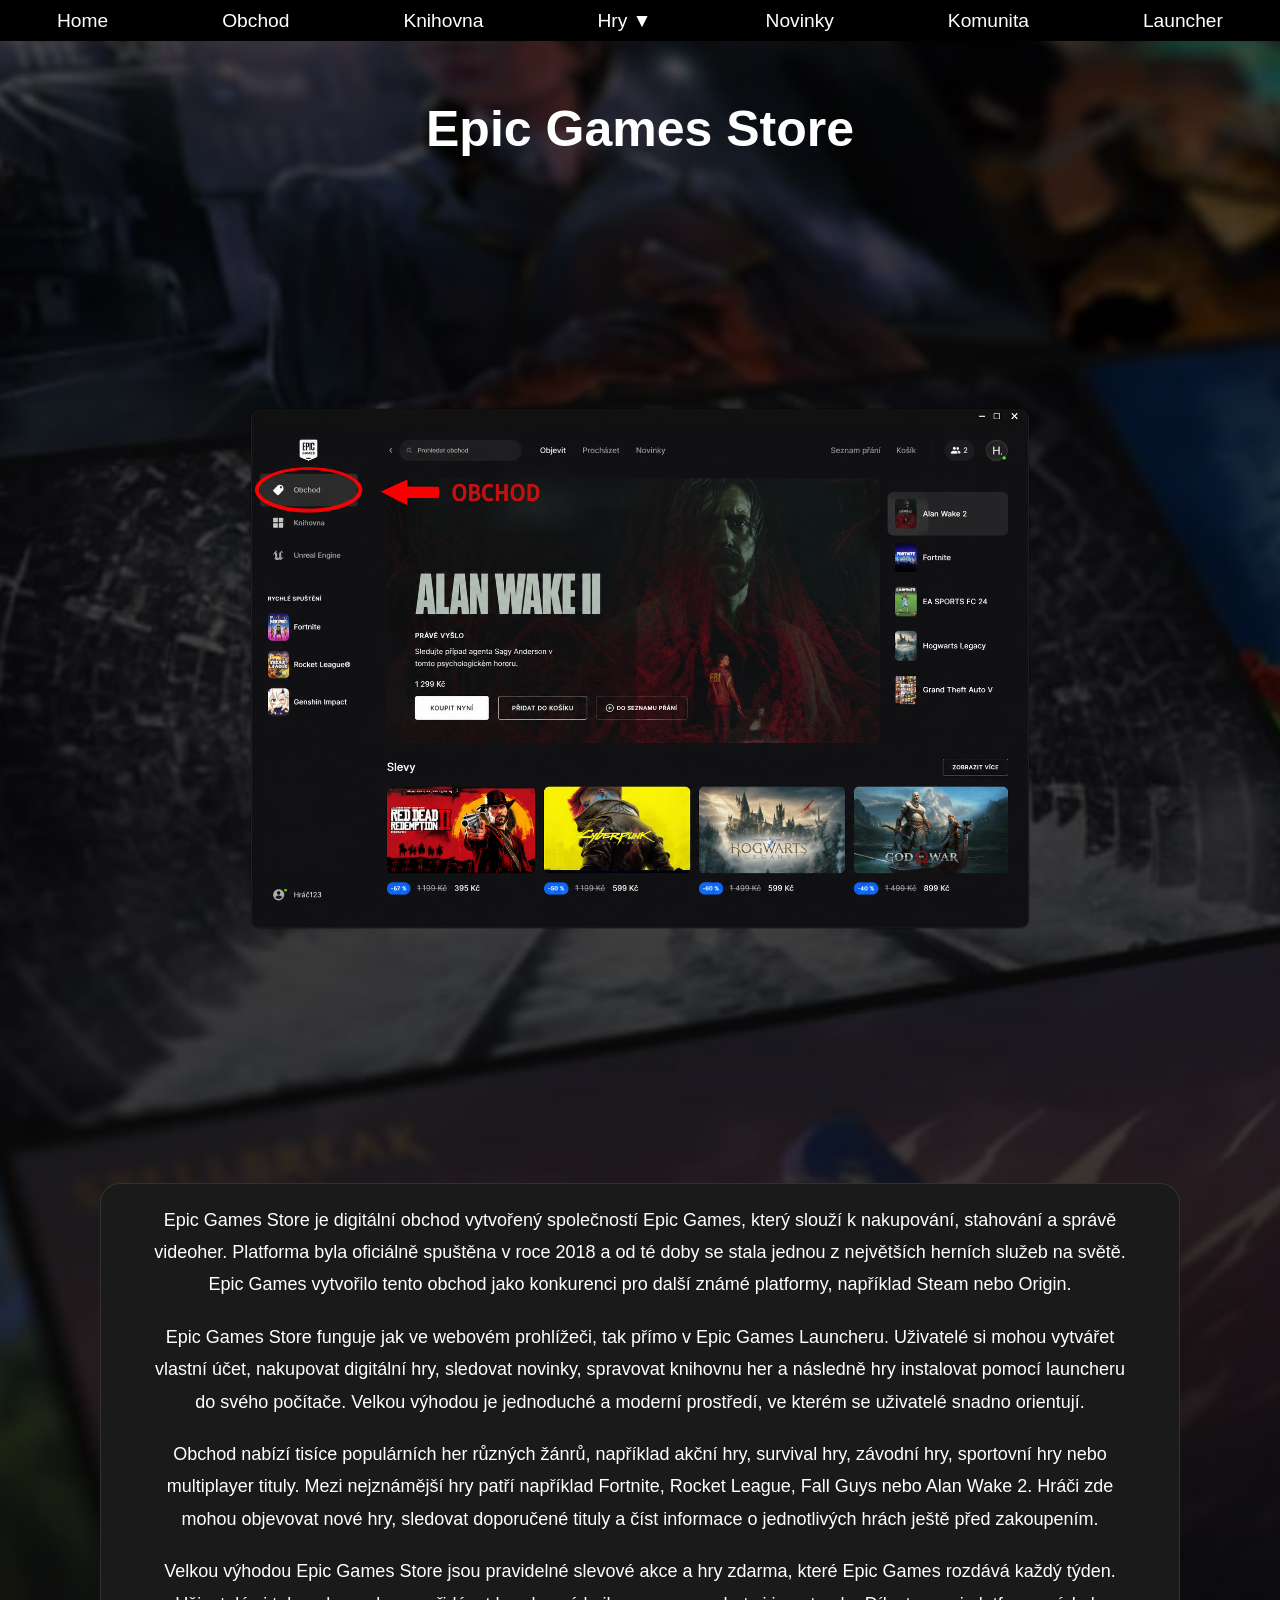
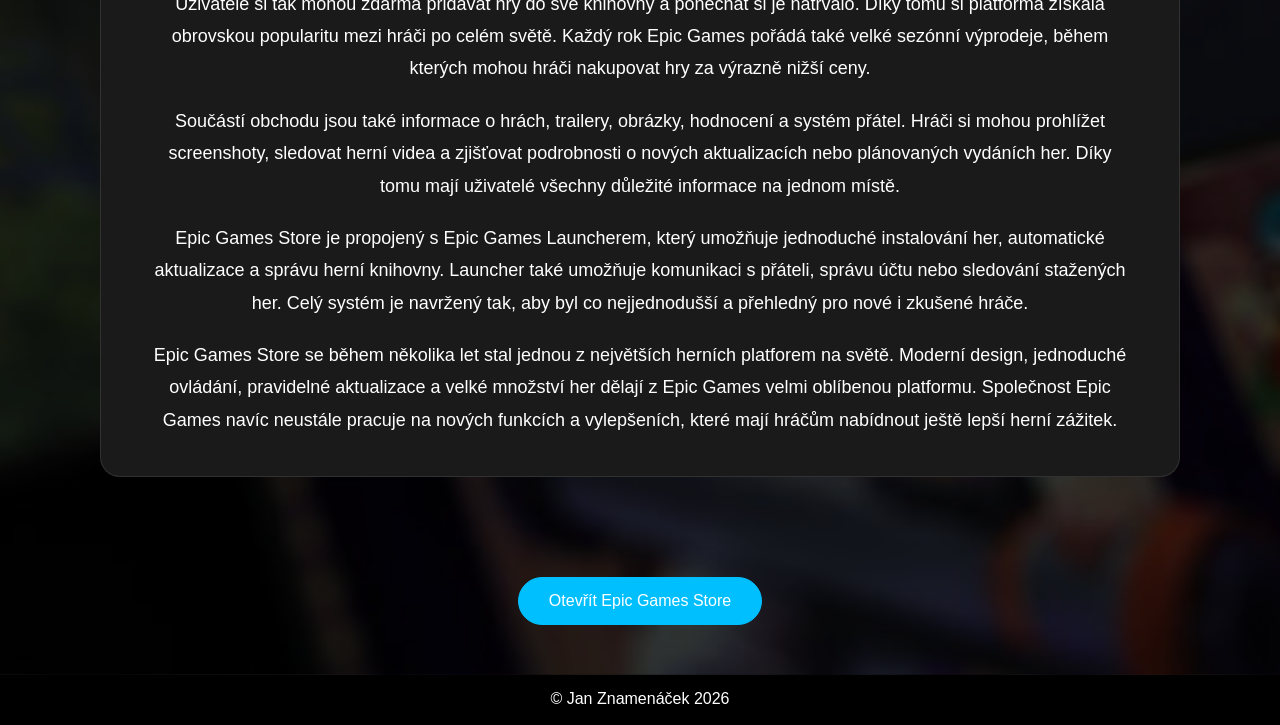
<file: obchod.html>
<!DOCTYPE html>
<html lang="cs">
<head>
    <meta charset="UTF-8">
    <meta name="viewport" content="width=device-width, initial-scale=1.0">
    <title>Projekt 3</title>
    <link rel="stylesheet" href="css/mujstyl.css">
</head>

<body>
    <input type="checkbox" id="menu-toggle">

    <div class="topbar">
        <div class="logo">Epic Games</div>

       <label for="menu-toggle" class="burger">
        ☰
       </label>

    </div>

     <nav class="topmenu">

         <ul>
            <li><a href="index.html">Home</a></li>
            <li><a href="obchod.html">Obchod</a></li>
            <li><a href="knihovna.html">Knihovna</a></li>

            <li class="dropdown">
                <input type="checkbox" id="games-toggle">

                <label for="games-toggle" class="dropdown-button">
                      Hry ▼
                </label>
                <ul class="dropdown-menu">
                    <li><a href="akcni.html">akční </a></li>
                    <li><a href="strilecky.html">střílečky</a></li>
                    <li><a href="sportovni.html">sportovní </a></li>
                    <li><a href="zavodni.html">závodní </a></li>
                    <li><a href="party.html">párty </a></li>
                </ul>
            </li>

            <li><a href="novinky.html">Novinky</a></li>
            <li><a href="komunita.html">Komunita</a></li>
            <li><a href="launcher.html">Launcher</a></li>
         </ul>
     </nav>

    <div class="uvod">
     <div>
        <h1>Epic Games Store</h1>
        <div class="obraz"><img src="img/epobchod.png" alt="EP"></div>
        <article class="obchod">
        <p>
            Epic Games Store je digitální obchod vytvořený společností Epic Games,
            který slouží k nakupování, stahování a správě videoher.
            Platforma byla oficiálně spuštěna v roce 2018 a od té doby
            se stala jednou z největších herních služeb na světě.
            Epic Games vytvořilo tento obchod jako konkurenci
            pro další známé platformy, například Steam nebo Origin.
            </p>

            <p>
            Epic Games Store funguje jak ve webovém prohlížeči,
            tak přímo v Epic Games Launcheru.
            Uživatelé si mohou vytvářet vlastní účet,
            nakupovat digitální hry, sledovat novinky,
            spravovat knihovnu her a následně hry instalovat
            pomocí launcheru do svého počítače.
            Velkou výhodou je jednoduché a moderní prostředí,
            ve kterém se uživatelé snadno orientují.
            </p>

            <p>
            Obchod nabízí tisíce populárních her různých žánrů,
            například akční hry, survival hry, závodní hry,
            sportovní hry nebo multiplayer tituly.
            Mezi nejznámější hry patří například Fortnite,
            Rocket League, Fall Guys nebo Alan Wake 2.
            Hráči zde mohou objevovat nové hry,
            sledovat doporučené tituly a číst informace
            o jednotlivých hrách ještě před zakoupením.
            </p>

            <p>
            Velkou výhodou Epic Games Store jsou pravidelné slevové akce
            a hry zdarma, které Epic Games rozdává každý týden.
            Uživatelé si tak mohou zdarma přidávat hry do své knihovny
            a ponechat si je natrvalo.
            Díky tomu si platforma získala obrovskou popularitu
            mezi hráči po celém světě.
            Každý rok Epic Games pořádá také velké sezónní výprodeje,
            během kterých mohou hráči nakupovat hry za výrazně nižší ceny.
            </p>

            <p>
            Součástí obchodu jsou také informace o hrách,
            trailery, obrázky, hodnocení a systém přátel.
            Hráči si mohou prohlížet screenshoty,
            sledovat herní videa a zjišťovat podrobnosti
            o nových aktualizacích nebo plánovaných vydáních her.
            Díky tomu mají uživatelé všechny důležité informace
            na jednom místě.
            </p>

            <p>
            Epic Games Store je propojený s Epic Games Launcherem,
            který umožňuje jednoduché instalování her,
            automatické aktualizace a správu herní knihovny.
            Launcher také umožňuje komunikaci s přáteli,
            správu účtu nebo sledování stažených her.
            Celý systém je navržený tak,
            aby byl co nejjednodušší a přehledný
            pro nové i zkušené hráče.
            </p>

            <p>
            Epic Games Store se během několika let stal
            jednou z největších herních platforem na světě.
            Moderní design, jednoduché ovládání,
            pravidelné aktualizace a velké množství her
            dělají z Epic Games velmi oblíbenou platformu.
            Společnost Epic Games navíc neustále pracuje
            na nových funkcích a vylepšeních,
            které mají hráčům nabídnout ještě lepší herní zážitek.
            </p>
        </article>
        <div class="odkaz">
               <a href="https://store.epicgames.com">Otevřít Epic Games Store</a>
        </div>
     </div>
    </div>





   <footer>
        &copy; Jan Znamenáček 2026
   </footer>
</body>
</html>
</file>
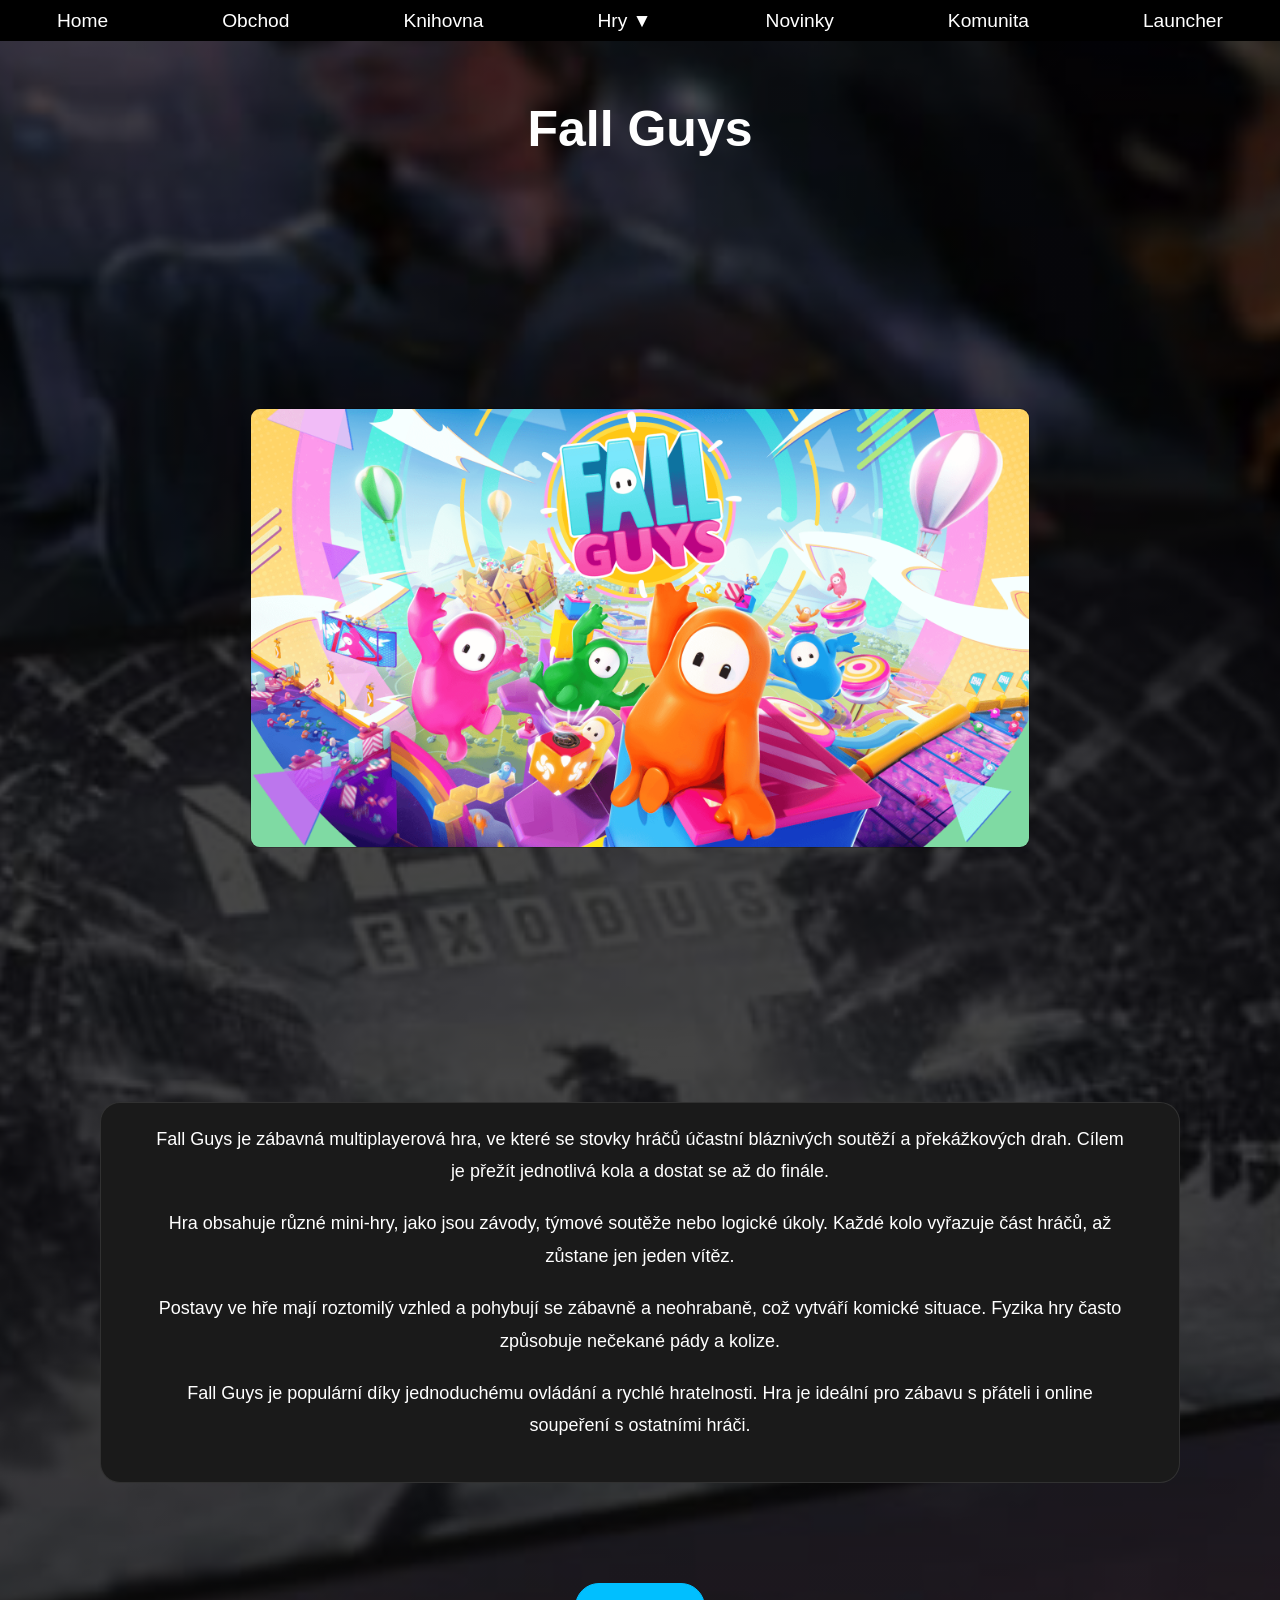
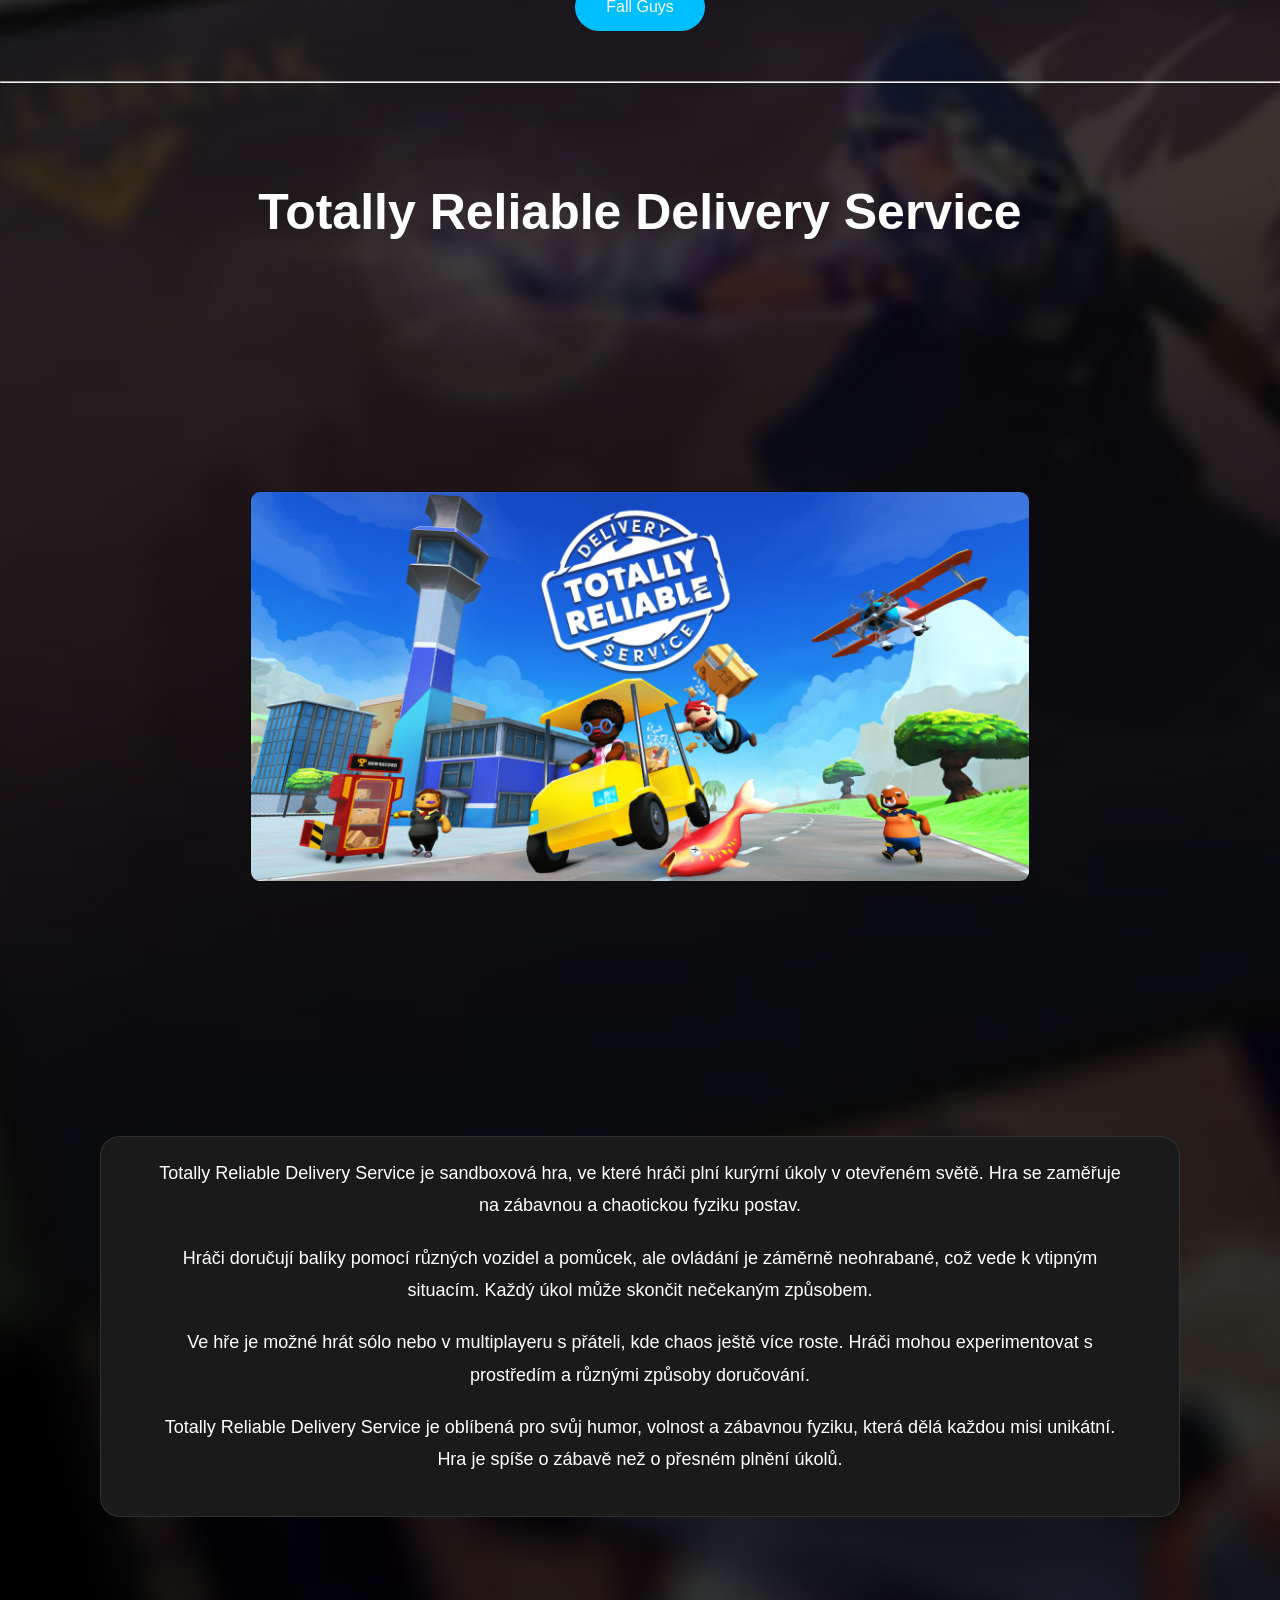
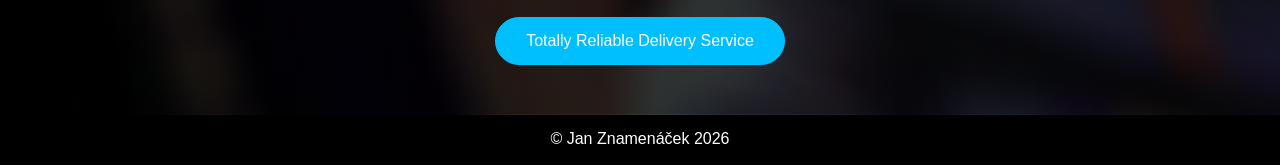
<file: party.html>
<!DOCTYPE html>
<html lang="cs">

<head>
    <meta charset="UTF-8">
    <meta name="viewport" content="width=device-width, initial-scale=1.0">
    <title>Projekt 3</title>
    <link rel="stylesheet" href="css/mujstyl.css">
</head>

<body>
    <input type="checkbox" id="menu-toggle">

    <div class="topbar">
        <div class="logo">Epic Games</div>

        <label for="menu-toggle" class="burger">
            ☰
        </label>

    </div>

    <nav class="topmenu">

        <ul>
            <li><a href="index.html">Home</a></li>
            <li><a href="obchod.html">Obchod</a></li>
            <li><a href="knihovna.html">Knihovna</a></li>

            <li class="dropdown">
                <input type="checkbox" id="games-toggle">

                <label for="games-toggle" class="dropdown-button">
                    Hry ▼
                </label>
                <ul class="dropdown-menu">
                    <li><a href="akcni.html">akční </a></li>
                    <li><a href="strilecky.html">střílečky</a></li>
                    <li><a href="sportovni.html">sportovní </a></li>
                    <li><a href="zavodni.html">závodní </a></li>
                    <li><a href="party.html">párty </a></li>
                </ul>
            </li>

            <li><a href="novinky.html">Novinky</a></li>
            <li><a href="komunita.html">Komunita</a></li>
            <li><a href="launcher.html">Launcher</a></li>
        </ul>
    </nav>

    <div class="uvod">
        <div>
            <h1>Fall Guys</h1>
            <div class="obraz"><img src="img/epfallguys.png" alt="EP"></div>
            <article>
                <p>
                    Fall Guys je zábavná multiplayerová hra,
                    ve které se stovky hráčů účastní bláznivých soutěží a překážkových drah.
                    Cílem je přežít jednotlivá kola a dostat se až do finále.
                </p>

                <p>
                    Hra obsahuje různé mini-hry, jako jsou závody, týmové soutěže
                    nebo logické úkoly.
                    Každé kolo vyřazuje část hráčů, až zůstane jen jeden vítěz.
                </p>

                <p>
                    Postavy ve hře mají roztomilý vzhled a pohybují se zábavně a neohrabaně,
                    což vytváří komické situace.
                    Fyzika hry často způsobuje nečekané pády a kolize.
                </p>

                <p>
                    Fall Guys je populární díky jednoduchému ovládání a rychlé hratelnosti.
                    Hra je ideální pro zábavu s přáteli i online soupeření s ostatními hráči.
                </p>
            </article>
            <div class="odkaz">
                <a href="https://store.epicgames.com/p/fall-guys">Fall Guys</a>
            </div>

            <hr>

            <h1>Totally Reliable Delivery Service</h1>
            <div class="obraz"><img src="img/epdelivery.jpg" alt="EP"></div>
            <article>
                <p>
                    Totally Reliable Delivery Service je sandboxová hra,
                    ve které hráči plní kurýrní úkoly v otevřeném světě.
                    Hra se zaměřuje na zábavnou a chaotickou fyziku postav.
                </p>

                <p>
                    Hráči doručují balíky pomocí různých vozidel a pomůcek,
                    ale ovládání je záměrně neohrabané, což vede k vtipným situacím.
                    Každý úkol může skončit nečekaným způsobem.
                </p>

                <p>
                    Ve hře je možné hrát sólo nebo v multiplayeru s přáteli,
                    kde chaos ještě více roste.
                    Hráči mohou experimentovat s prostředím a různými způsoby doručování.
                </p>

                <p>
                    Totally Reliable Delivery Service je oblíbená pro svůj humor,
                    volnost a zábavnou fyziku, která dělá každou misi unikátní.
                    Hra je spíše o zábavě než o přesném plnění úkolů.
                </p>
            </article>
            <div class="odkaz">
                <a href="https://store.epicgames.com/p/totally-reliable-delivery-service">Totally Reliable Delivery Service</a>
            </div>
        </div>
    </div>






    <footer>
        &copy; Jan Znamenáček 2026
    </footer>
</body>

</html>
</file>
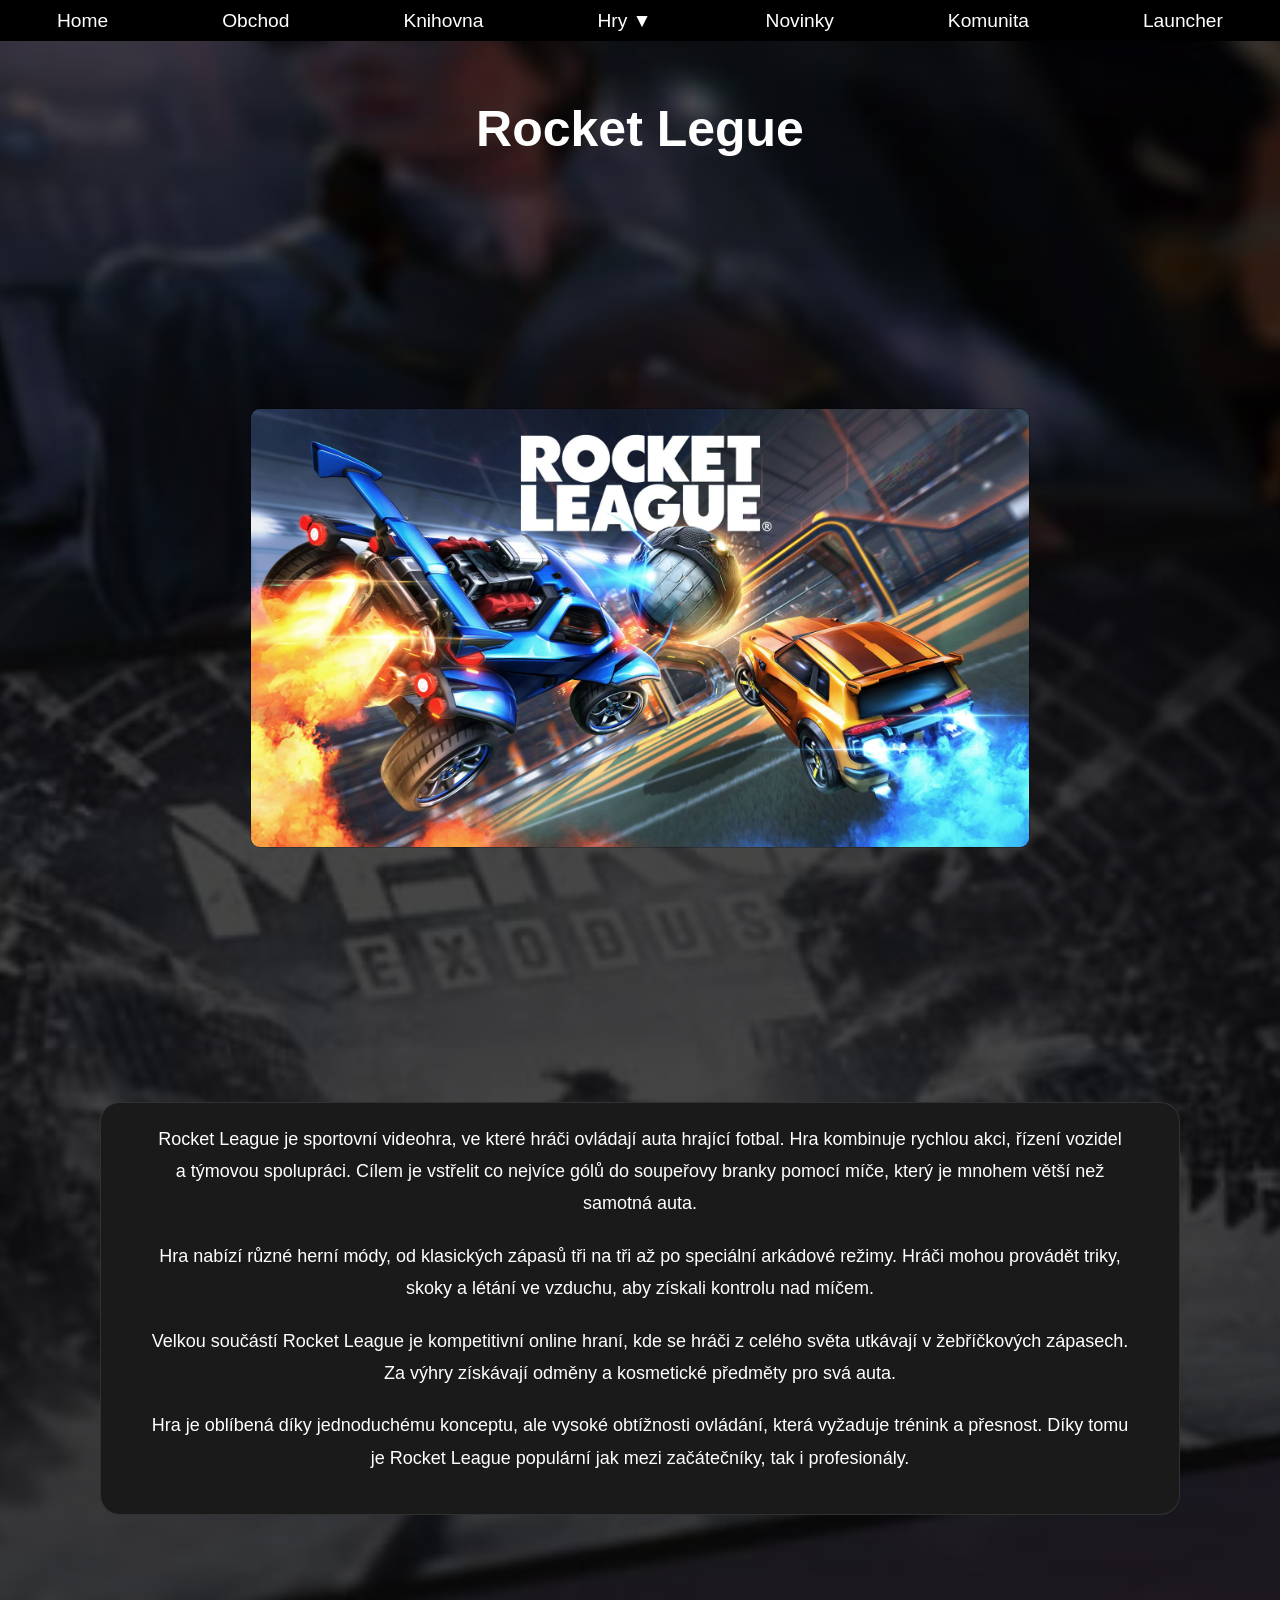
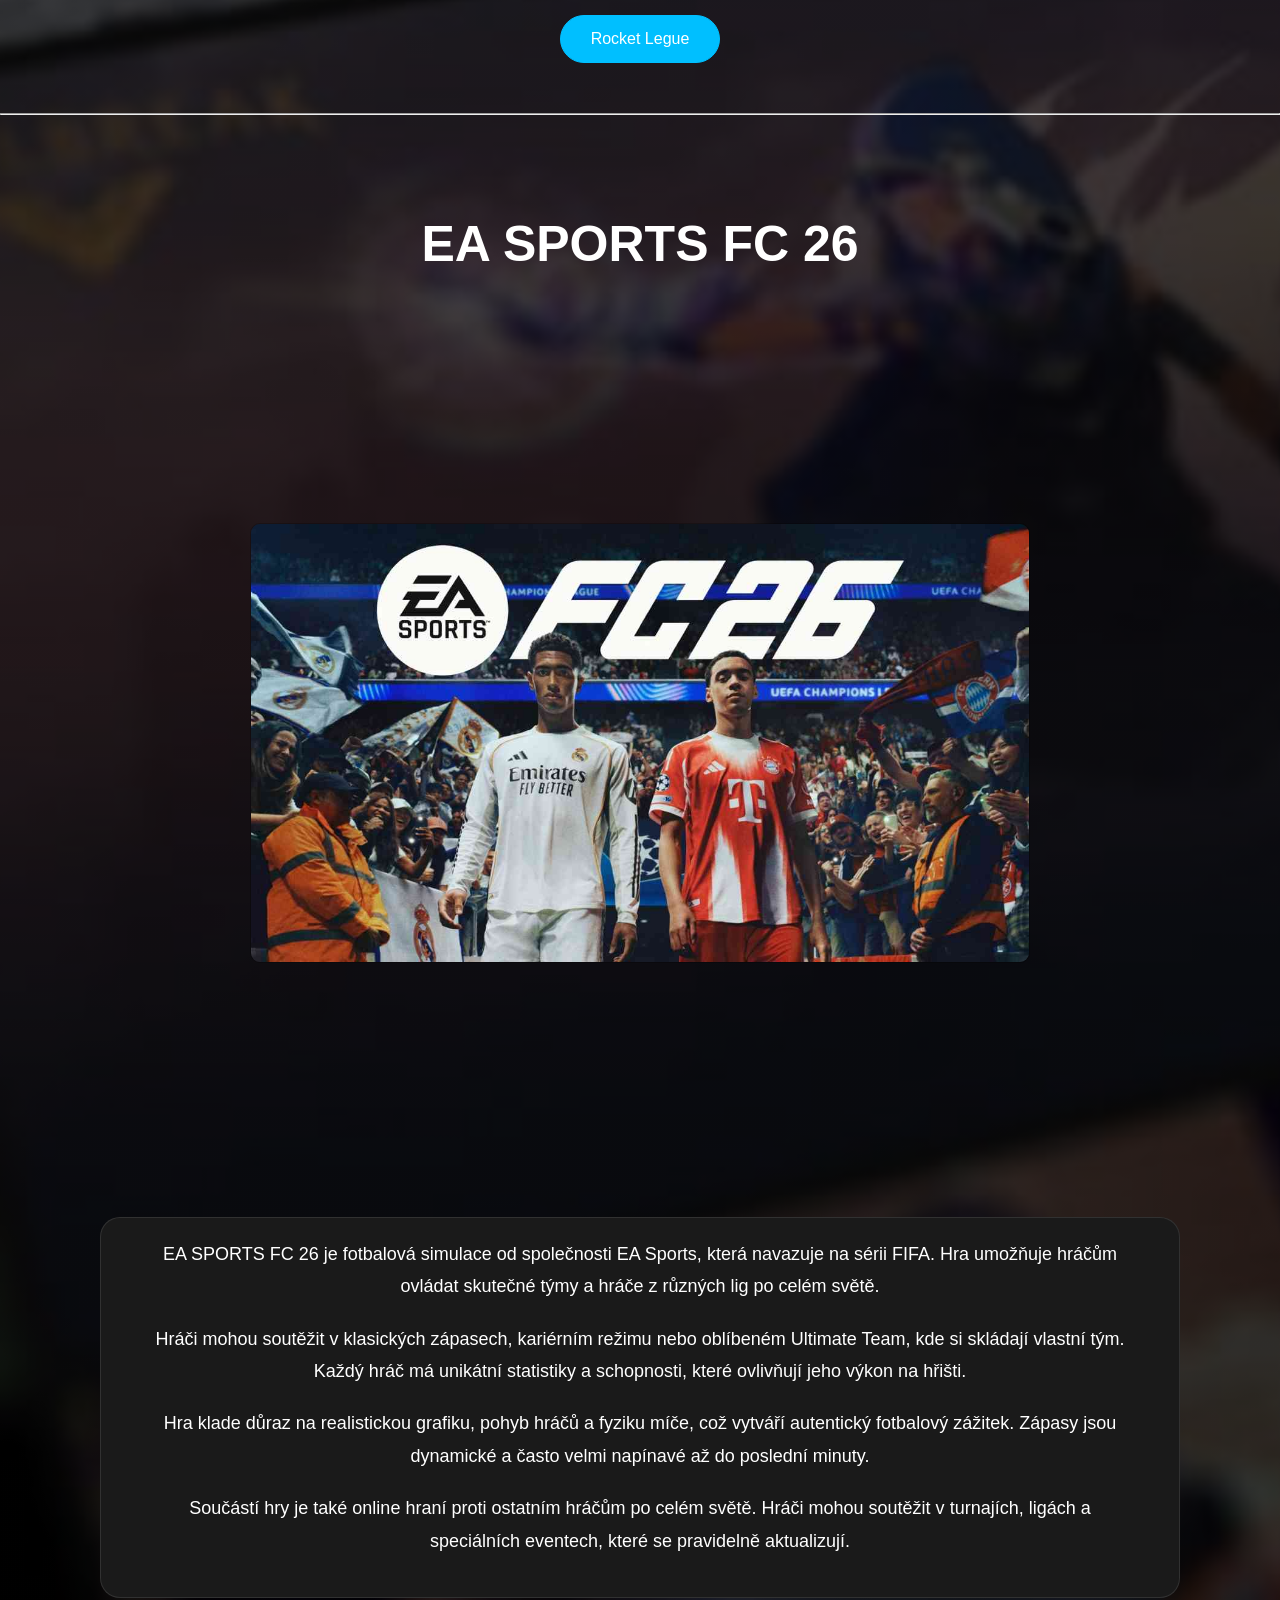
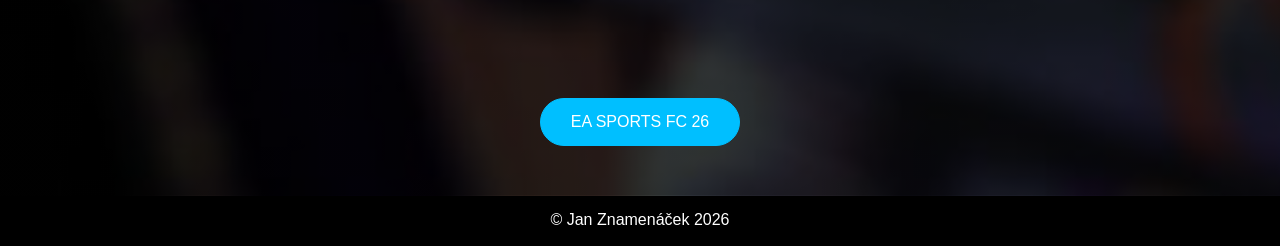
<file: sportovni.html>
<!DOCTYPE html>
<html lang="cs">

<head>
    <meta charset="UTF-8">
    <meta name="viewport" content="width=device-width, initial-scale=1.0">
    <title>Projekt 3</title>
    <link rel="stylesheet" href="css/mujstyl.css">
</head>

<body>
    <input type="checkbox" id="menu-toggle">

    <div class="topbar">
        <div class="logo">Epic Games</div>

        <label for="menu-toggle" class="burger">
            ☰
        </label>

    </div>

    <nav class="topmenu">

        <ul>
            <li><a href="index.html">Home</a></li>
            <li><a href="obchod.html">Obchod</a></li>
            <li><a href="knihovna.html">Knihovna</a></li>

            <li class="dropdown">
                <input type="checkbox" id="games-toggle">

                <label for="games-toggle" class="dropdown-button">
                    Hry ▼
                </label>
                <ul class="dropdown-menu">
                    <li><a href="akcni.html">akční </a></li>
                    <li><a href="strilecky.html">střílečky</a></li>
                    <li><a href="sportovni.html">sportovní </a></li>
                    <li><a href="zavodni.html">závodní </a></li>
                    <li><a href="party.html">párty </a></li>
                </ul>
            </li>

            <li><a href="novinky.html">Novinky</a></li>
            <li><a href="komunita.html">Komunita</a></li>
            <li><a href="launcher.html">Launcher</a></li>
        </ul>
    </nav>

    <div class="uvod">
        <div>
            <h1>Rocket Legue</h1>
            <div class="obraz"><img src="img/eprocketlegue.webp" alt="EP"></div>
            <article>
                <p>
                    Rocket League je sportovní videohra, ve které hráči ovládají auta hrající fotbal.
                    Hra kombinuje rychlou akci, řízení vozidel a týmovou spolupráci.
                    Cílem je vstřelit co nejvíce gólů do soupeřovy branky pomocí míče,
                    který je mnohem větší než samotná auta.
                </p>

                <p>
                    Hra nabízí různé herní módy, od klasických zápasů tři na tři
                    až po speciální arkádové režimy.
                    Hráči mohou provádět triky, skoky a létání ve vzduchu,
                    aby získali kontrolu nad míčem.
                </p>

                <p>
                    Velkou součástí Rocket League je kompetitivní online hraní,
                    kde se hráči z celého světa utkávají v žebříčkových zápasech.
                    Za výhry získávají odměny a kosmetické předměty pro svá auta.
                </p>

                <p>
                    Hra je oblíbená díky jednoduchému konceptu, ale vysoké obtížnosti ovládání,
                    která vyžaduje trénink a přesnost.
                    Díky tomu je Rocket League populární jak mezi začátečníky, tak i profesionály.
                </p>
            </article>
            <div class="odkaz">
                <a href="https://store.epicgames.com/p/rocket-league">Rocket Legue</a>
            </div>

            <hr>

            <h1>EA SPORTS FC 26</h1>
            <div class="obraz"><img src="img/epfc.jpg" alt="EP"></div>
            <article>
                <p>
                    EA SPORTS FC 26 je fotbalová simulace od společnosti EA Sports,
                    která navazuje na sérii FIFA.
                    Hra umožňuje hráčům ovládat skutečné týmy a hráče z různých lig po celém světě.
                </p>

                <p>
                    Hráči mohou soutěžit v klasických zápasech, kariérním režimu
                    nebo oblíbeném Ultimate Team, kde si skládají vlastní tým.
                    Každý hráč má unikátní statistiky a schopnosti,
                    které ovlivňují jeho výkon na hřišti.
                </p>

                <p>
                    Hra klade důraz na realistickou grafiku, pohyb hráčů a fyziku míče,
                    což vytváří autentický fotbalový zážitek.
                    Zápasy jsou dynamické a často velmi napínavé až do poslední minuty.
                </p>

                <p>
                    Součástí hry je také online hraní proti ostatním hráčům po celém světě.
                    Hráči mohou soutěžit v turnajích, ligách a speciálních eventech,
                    které se pravidelně aktualizují.
                </p>
            </article>
            <div class="odkaz">
                <a href="https://store.epicgames.com/p/ea-sports-fc-26">EA SPORTS FC 26</a>
            </div>
        </div>
    </div>






    <footer>
        &copy; Jan Znamenáček 2026
    </footer>
</body>

</html>
</file>
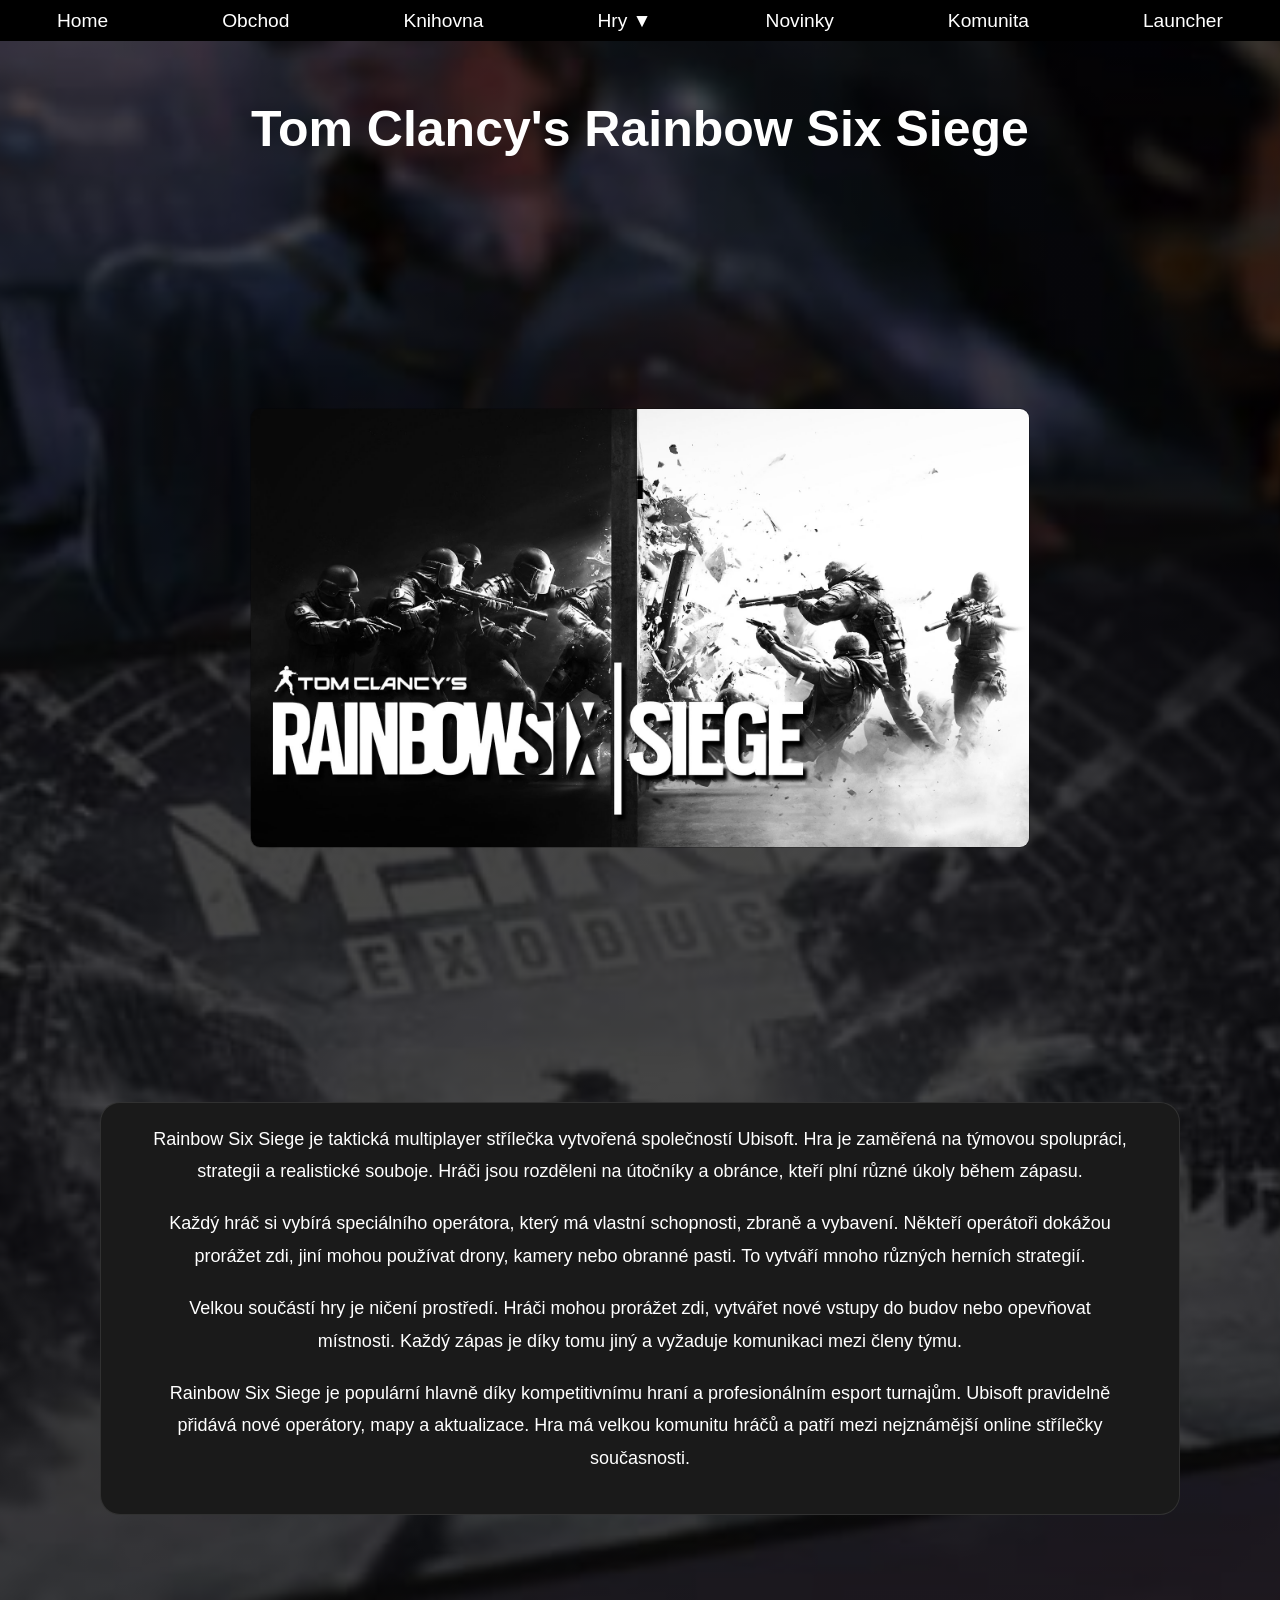
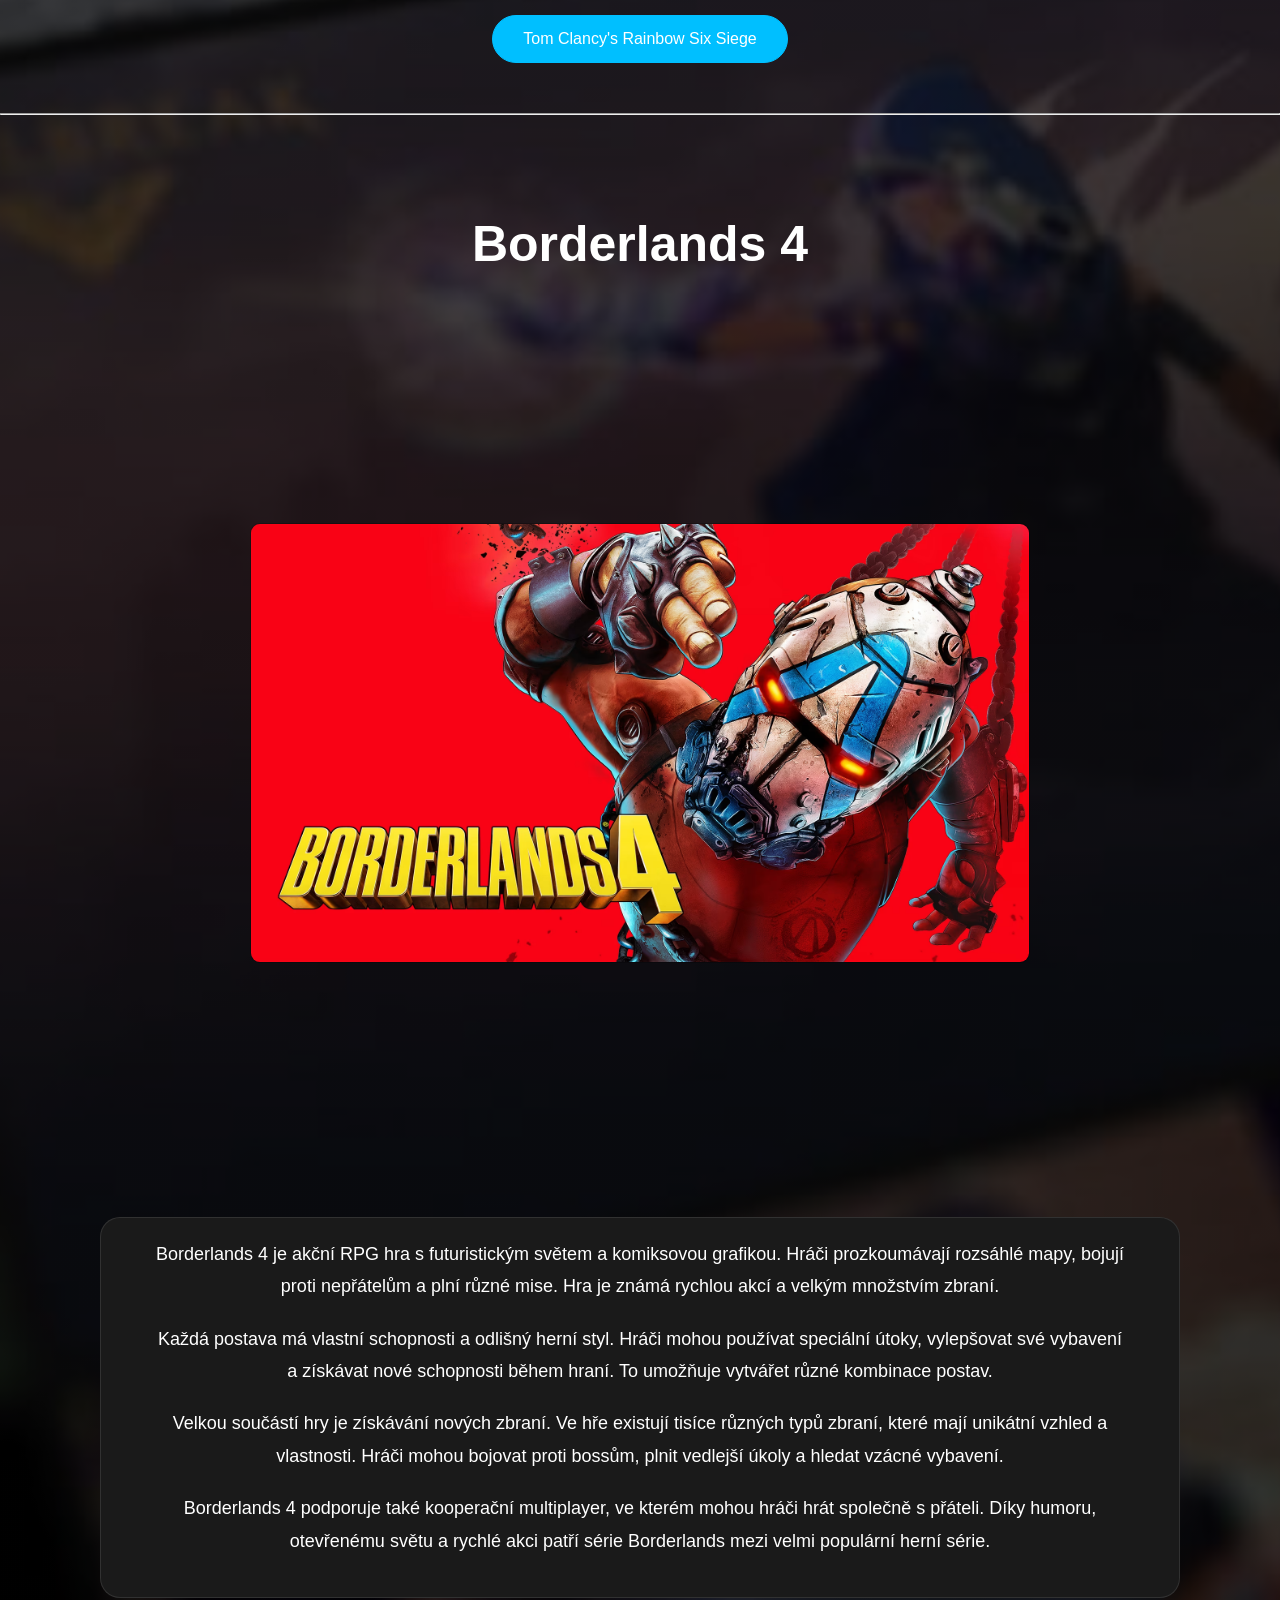
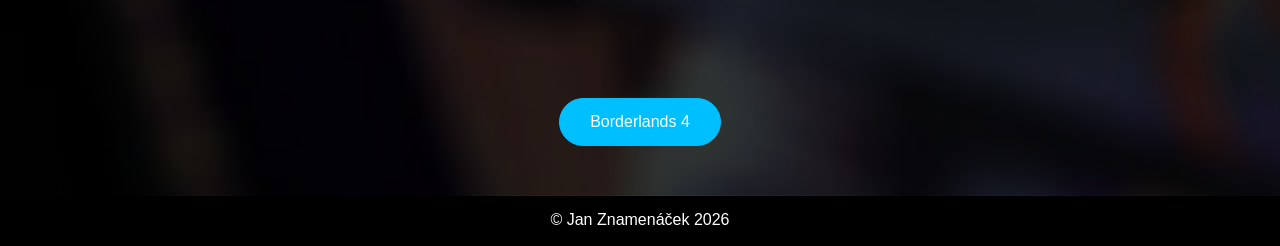
<file: strilecky.html>
<!DOCTYPE html>
<html lang="cs">

<head>
    <meta charset="UTF-8">
    <meta name="viewport" content="width=device-width, initial-scale=1.0">
    <title>Projekt 3</title>
    <link rel="stylesheet" href="css/mujstyl.css">
</head>

<body>
    <input type="checkbox" id="menu-toggle">

    <div class="topbar">
        <div class="logo">Epic Games</div>

        <label for="menu-toggle" class="burger">
            ☰
        </label>

    </div>

    <nav class="topmenu">

        <ul>
            <li><a href="index.html">Home</a></li>
            <li><a href="obchod.html">Obchod</a></li>
            <li><a href="knihovna.html">Knihovna</a></li>

            <li class="dropdown">
                <input type="checkbox" id="games-toggle">

                <label for="games-toggle" class="dropdown-button">
                    Hry ▼
                </label>
                <ul class="dropdown-menu">
                    <li><a href="akcni.html">akční </a></li>
                    <li><a href="strilecky.html">střílečky</a></li>
                    <li><a href="sportovni.html">sportovní </a></li>
                    <li><a href="zavodni.html">závodní </a></li>
                    <li><a href="party.html">párty </a></li>
                </ul>
            </li>

            <li><a href="novinky.html">Novinky</a></li>
            <li><a href="komunita.html">Komunita</a></li>
            <li><a href="launcher.html">Launcher</a></li>
        </ul>
    </nav>

    <div class="uvod">
        <div>
            <h1>Tom Clancy's Rainbow Six Siege</h1>
            <div class="obraz"><img src="img/eprainbow.jpg" alt="EP"></div>
            <article>
                <p>
                    Rainbow Six Siege je taktická multiplayer střílečka
                    vytvořená společností Ubisoft.
                    Hra je zaměřená na týmovou spolupráci,
                    strategii a realistické souboje.
                    Hráči jsou rozděleni na útočníky a obránce,
                    kteří plní různé úkoly během zápasu.
                </p>

                <p>
                    Každý hráč si vybírá speciálního operátora,
                    který má vlastní schopnosti,
                    zbraně a vybavení.
                    Někteří operátoři dokážou prorážet zdi,
                    jiní mohou používat drony,
                    kamery nebo obranné pasti.
                    To vytváří mnoho různých herních strategií.
                </p>

                <p>
                    Velkou součástí hry je ničení prostředí.
                    Hráči mohou prorážet zdi,
                    vytvářet nové vstupy do budov
                    nebo opevňovat místnosti.
                    Každý zápas je díky tomu jiný
                    a vyžaduje komunikaci mezi členy týmu.
                </p>

                <p>
                    Rainbow Six Siege je populární hlavně díky kompetitivnímu hraní
                    a profesionálním esport turnajům.
                    Ubisoft pravidelně přidává nové operátory,
                    mapy a aktualizace.
                    Hra má velkou komunitu hráčů
                    a patří mezi nejznámější online střílečky současnosti.
                </p>
            </article>
            <div class="odkaz">
                <a href="https://store.epicgames.com/p/rainbow-six-siege-x">Tom Clancy's Rainbow Six Siege</a>
            </div>

            <hr>

            <h1>Borderlands 4</h1>
            <div class="obraz"><img src="img/epborderlands.avif" alt="EP"></div>
            <article>
                <p>
                    Borderlands 4 je akční RPG hra
                    s futuristickým světem a komiksovou grafikou.
                    Hráči prozkoumávají rozsáhlé mapy,
                    bojují proti nepřátelům
                    a plní různé mise.
                    Hra je známá rychlou akcí a velkým množstvím zbraní.
                </p>

                <p>
                    Každá postava má vlastní schopnosti
                    a odlišný herní styl.
                    Hráči mohou používat speciální útoky,
                    vylepšovat své vybavení
                    a získávat nové schopnosti během hraní.
                    To umožňuje vytvářet různé kombinace postav.
                </p>

                <p>
                    Velkou součástí hry je získávání nových zbraní.
                    Ve hře existují tisíce různých typů zbraní,
                    které mají unikátní vzhled a vlastnosti.
                    Hráči mohou bojovat proti bossům,
                    plnit vedlejší úkoly
                    a hledat vzácné vybavení.
                </p>

                <p>
                    Borderlands 4 podporuje také kooperační multiplayer,
                    ve kterém mohou hráči hrát společně s přáteli.
                    Díky humoru,
                    otevřenému světu
                    a rychlé akci
                    patří série Borderlands mezi velmi populární herní série.
                </p>
            </article>
            <div class="odkaz">
                <a href="https://store.epicgames.com/p/borderlands-4">Borderlands 4</a>
            </div>
        </div>
    </div>






    <footer>
        &copy; Jan Znamenáček 2026
    </footer>
</body>

</html>
</file>
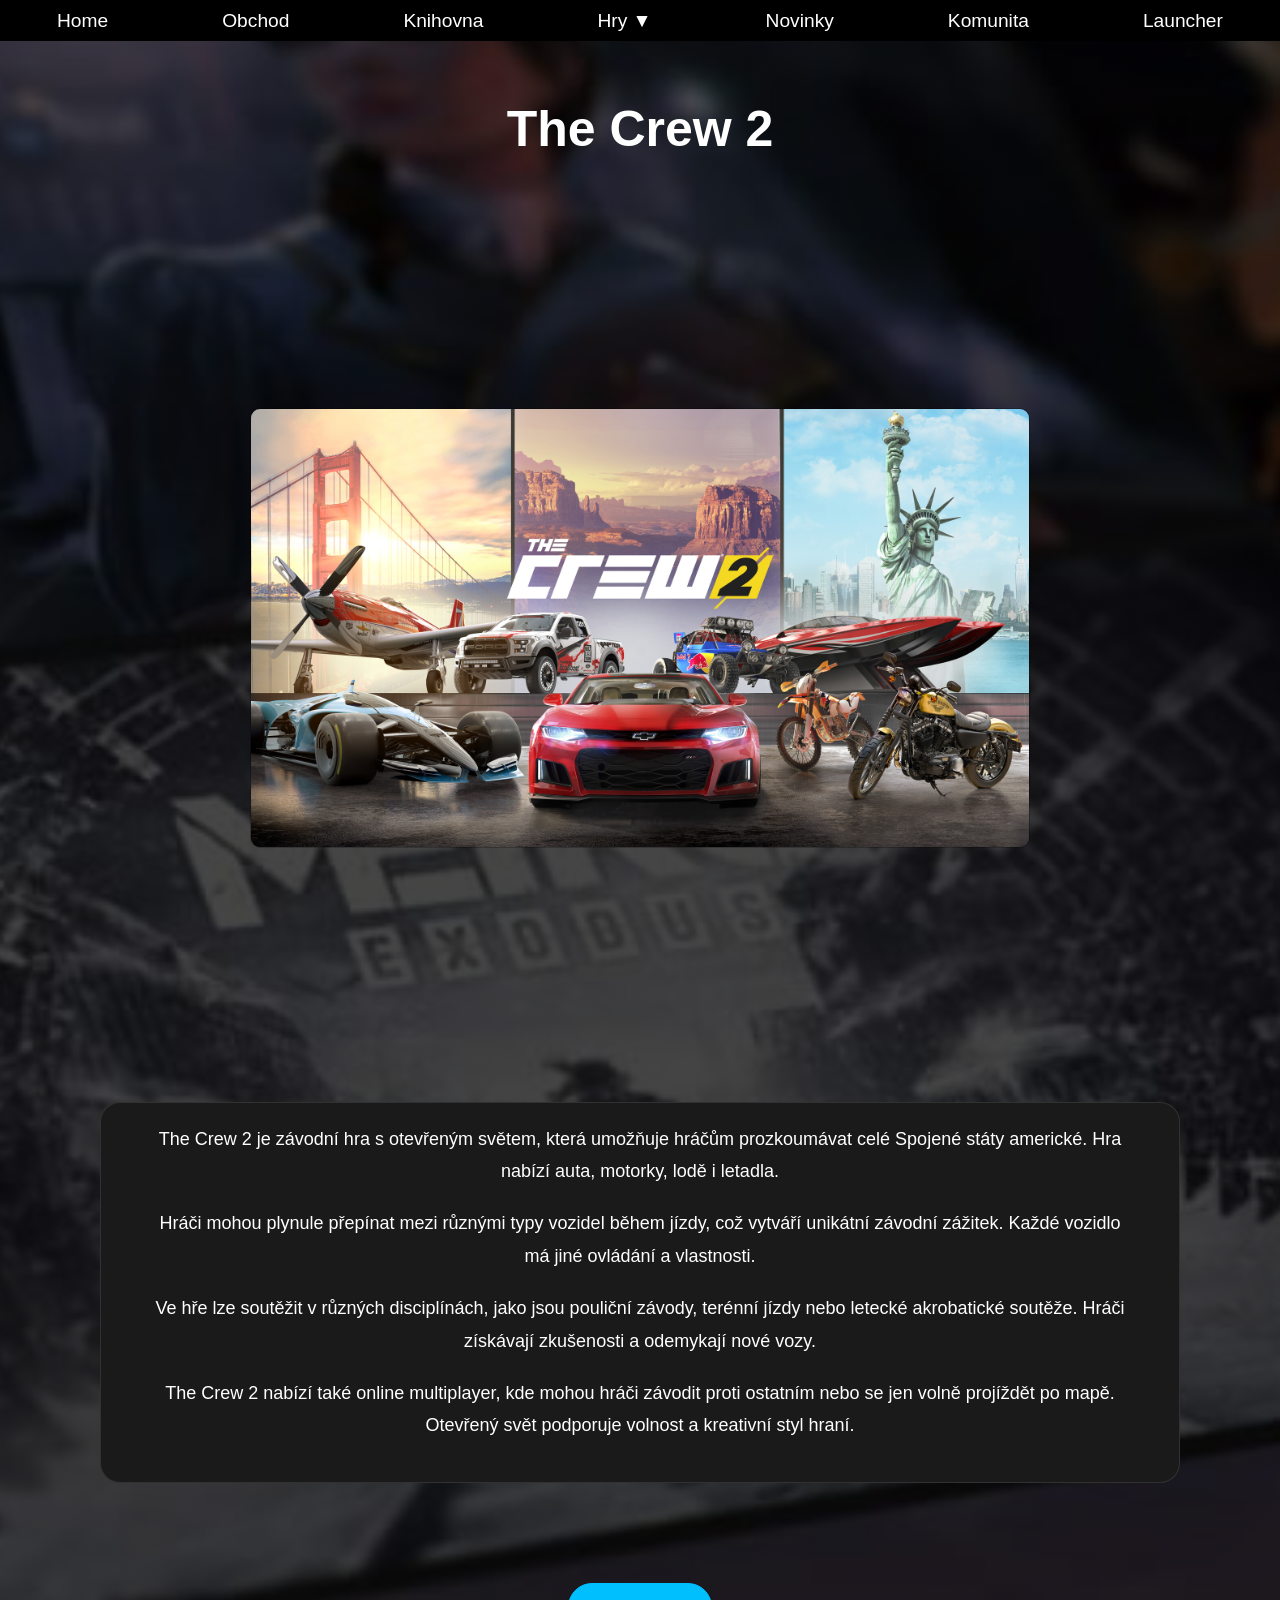
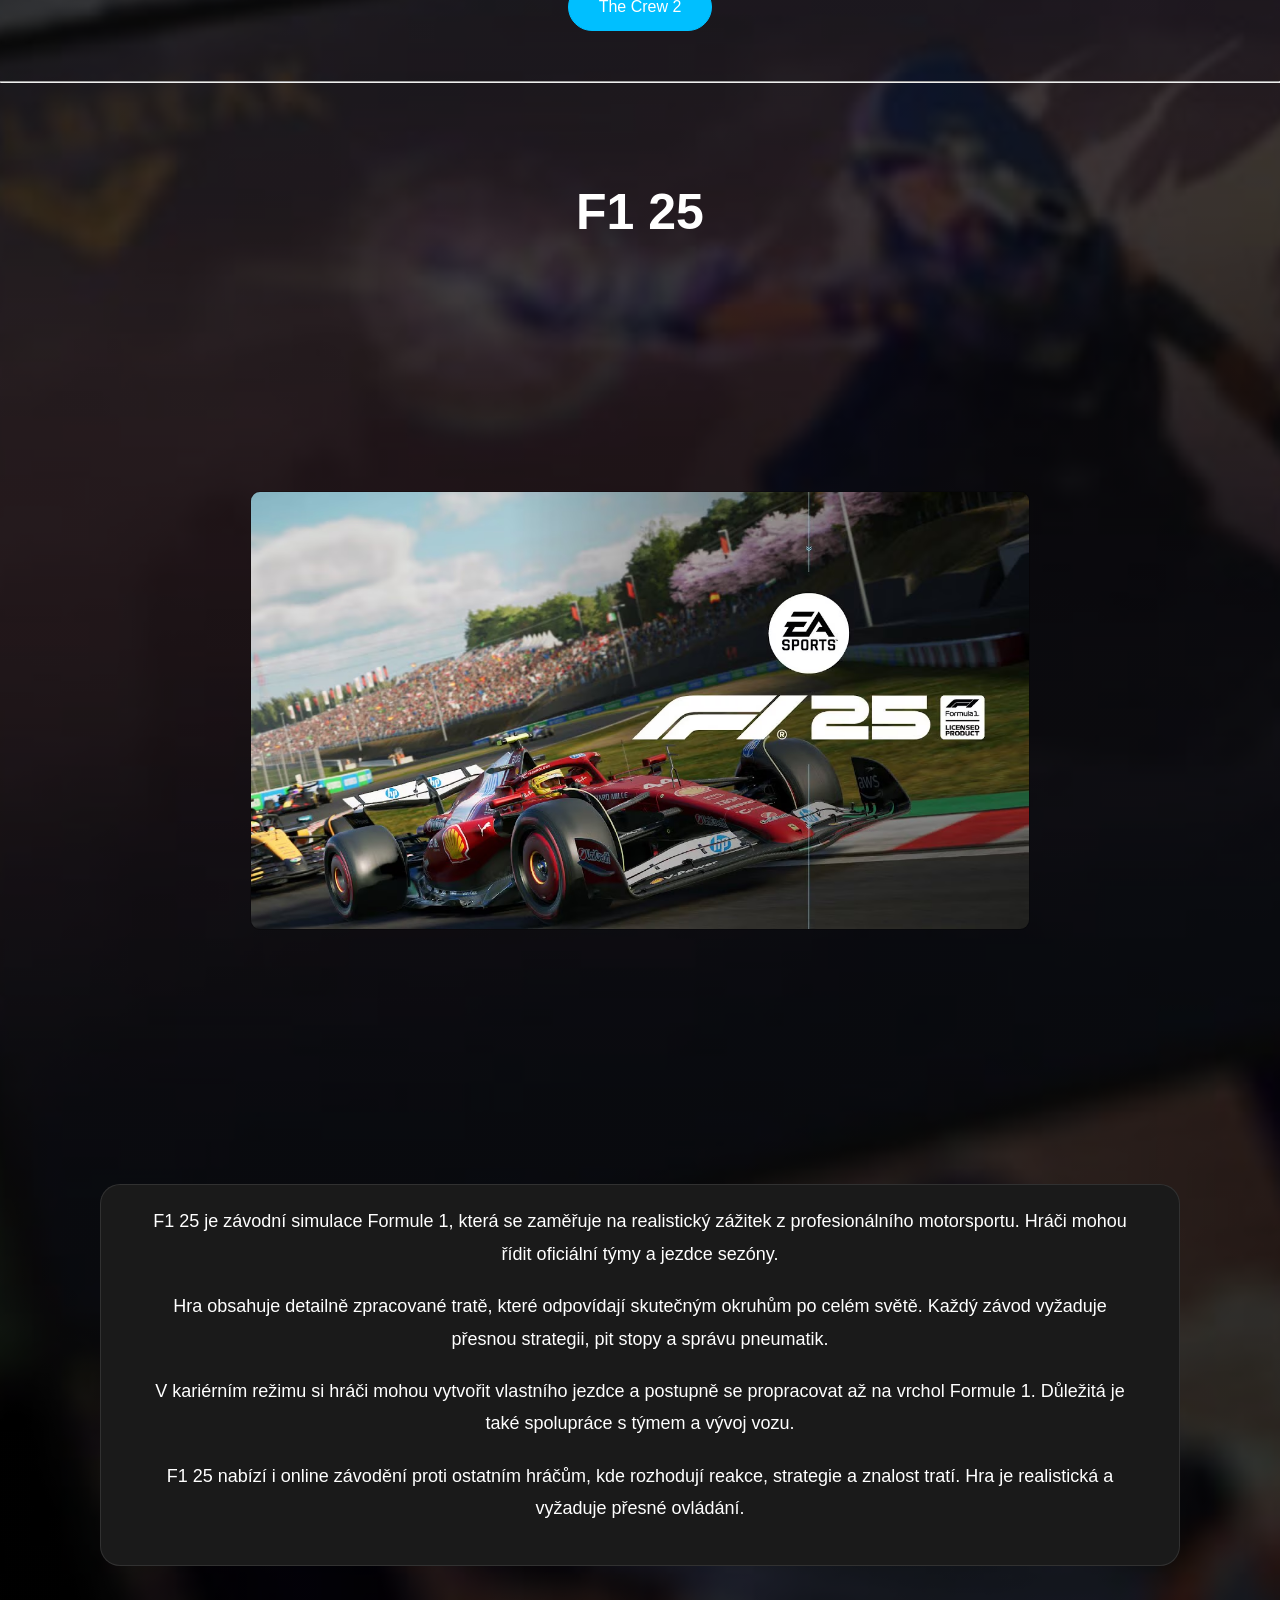
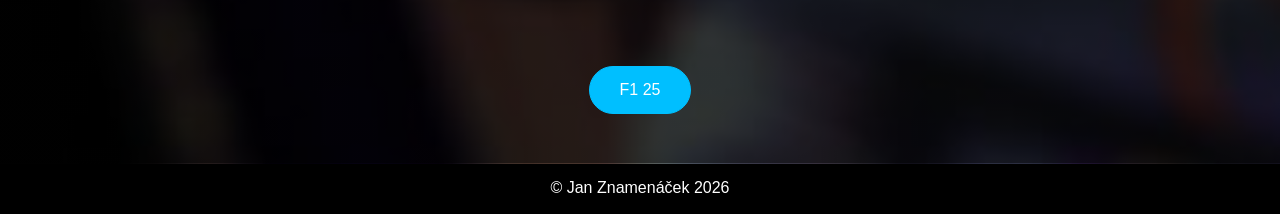
<file: zavodni.html>
<!DOCTYPE html>
<html lang="cs">

<head>
    <meta charset="UTF-8">
    <meta name="viewport" content="width=device-width, initial-scale=1.0">
    <title>Projekt 3</title>
    <link rel="stylesheet" href="css/mujstyl.css">
</head>

<body>
    <input type="checkbox" id="menu-toggle">

    <div class="topbar">
        <div class="logo">Epic Games</div>

        <label for="menu-toggle" class="burger">
            ☰
        </label>

    </div>

    <nav class="topmenu">

        <ul>
            <li><a href="index.html">Home</a></li>
            <li><a href="obchod.html">Obchod</a></li>
            <li><a href="knihovna.html">Knihovna</a></li>

            <li class="dropdown">
                <input type="checkbox" id="games-toggle">

                <label for="games-toggle" class="dropdown-button">
                    Hry ▼
                </label>
                <ul class="dropdown-menu">
                    <li><a href="akcni.html">akční </a></li>
                    <li><a href="strilecky.html">střílečky</a></li>
                    <li><a href="sportovni.html">sportovní </a></li>
                    <li><a href="zavodni.html">závodní </a></li>
                    <li><a href="party.html">párty </a></li>
                </ul>
            </li>

            <li><a href="novinky.html">Novinky</a></li>
            <li><a href="komunita.html">Komunita</a></li>
            <li><a href="launcher.html">Launcher</a></li>
        </ul>
    </nav>

    <div class="uvod">
        <div>
            <h1>The Crew 2</h1>
            <div class="obraz"><img src="img/epthecrew.jpg" alt="EP"></div>
            <article>

                <p>
                    The Crew 2 je závodní hra s otevřeným světem,
                    která umožňuje hráčům prozkoumávat celé Spojené státy americké.
                    Hra nabízí auta, motorky, lodě i letadla.
                </p>

                <p>
                    Hráči mohou plynule přepínat mezi různými typy vozidel během jízdy,
                    což vytváří unikátní závodní zážitek.
                    Každé vozidlo má jiné ovládání a vlastnosti.
                </p>

                <p>
                    Ve hře lze soutěžit v různých disciplínách, jako jsou pouliční závody,
                    terénní jízdy nebo letecké akrobatické soutěže.
                    Hráči získávají zkušenosti a odemykají nové vozy.
                </p>

                <p>
                    The Crew 2 nabízí také online multiplayer,
                    kde mohou hráči závodit proti ostatním nebo se jen volně projíždět po mapě.
                    Otevřený svět podporuje volnost a kreativní styl hraní.
                </p>
            </article>
            <div class="odkaz">
                <a href="https://store.epicgames.com/p/the-crew-2">The Crew 2</a>
            </div>

            <hr>

            <h1>F1 25</h1>
            <div class="obraz"><img src="img/epformula.avif" alt="EP"></div>
            <article>
                <p>
                    F1 25 je závodní simulace Formule 1,
                    která se zaměřuje na realistický zážitek z profesionálního motorsportu.
                    Hráči mohou řídit oficiální týmy a jezdce sezóny.
                </p>

                <p>
                    Hra obsahuje detailně zpracované tratě,
                    které odpovídají skutečným okruhům po celém světě.
                    Každý závod vyžaduje přesnou strategii, pit stopy a správu pneumatik.
                </p>

                <p>
                    V kariérním režimu si hráči mohou vytvořit vlastního jezdce
                    a postupně se propracovat až na vrchol Formule 1.
                    Důležitá je také spolupráce s týmem a vývoj vozu.
                </p>

                <p>
                    F1 25 nabízí i online závodění proti ostatním hráčům,
                    kde rozhodují reakce, strategie a znalost tratí.
                    Hra je realistická a vyžaduje přesné ovládání.
                </p>
            </article>
            <div class="odkaz">
                <a href="https://store.epicgames.com/p/f1-25-0729b0">F1 25</a>
            </div>
        </div>
    </div>






    <footer>
        &copy; Jan Znamenáček 2026
    </footer>
</body>

</html>
</file>
<file: css/mujstyl.css>
*{
    box-sizing: border-box;
    margin: 0;
}

body{
  font-family: Verdana, Geneva, Tahoma, sans-serif;
  }

   /* schová checkbox */
  #menu-toggle {
    display: none;
  }

  /* burger ikonka */
  .burger {
    font-size: 30px;
    cursor: pointer;
    user-select: none;

    display: block;
    text-align: right;

    background-color: black;
    color: white;
  }

  /* topmenu je defaultně skryté */
  .topmenu {
    display: none;
    margin-top: 0;
    border-top: 2px solid gray;
    
    position: absolute;
    width: 100%;
    background: black;
    z-index: 999;
  }

  /* po kliknutí na checkbox se zobrazí */
  #menu-toggle:checked ~ .topmenu {
    display: block;
  }

  .topmenu a {
    display: block;
    background-color: black;
    padding: 0.5em;
    text-decoration: none;
    color: white;
    text-align: left;
    font-size: 19.2px ;
  
  }

  .topmenu ul{
     list-style-type: none;
     padding-left: 0;
     background-color: black;
     margin-top: 0;
  }

  .topmenu a:hover{
    color: cyan;
  }

  .dropdown{
    position: relative;
  }

  .dropdown-menu{
    display: none;
    position: static;
    top: 100%;
    left: 0;
    flex-direction: column;
  }

  .dropdown-menu a{
    background-color:  #0d1426;
  }

  .dropdown .dropdown-menu{
    display: none;
  }

  .dropdown-button{
    display: block;
    background: black;
    color: white;
    cursor: pointer;
    font-size:19.2px ;
    padding: 0.5em;
  }

  .dropdown-button:hover{
    color: cyan;
  }

 #games-toggle{
    display:none;
}

#games-toggle:checked + .dropdown-button + .dropdown-menu{
    display:block;
}

  .topbar{
    display: flex;
    justify-content: space-between;
    align-items: center;
    background-color: black;
    padding: 10px;
  }

  .logo{
    color: white;
    font-size:19.2px ;
    font-weight: bold;
  }

  .uvod{
    background:
    linear-gradient(rgba(0,0,0,0.7), rgba(0,0,0,0.8)),
    url("../img/epuvod.jpg");
  
    background-size: cover;
    background-position: center;
  
    min-height: 100dvh;
    
  
    display: flex;
    align-items: flex-start;
    justify-content: center;
  
    text-align: center;
    color: white;
  }

  .uvod h1{
    margin-top: 100px;
    font-size:28px ;
    margin-bottom: 30px;
  }

  .uvod p{
    font-size: 14px;
    margin-left: 10px;
    margin-right: 10px;
    margin-bottom: 20px;
    line-height: 1.8;
  }
  
  .odkaz{
    margin-top: 50px;
    margin-bottom: 50px;
  }

  .odkaz a{
    text-decoration: none;
    color: white;
    border: 1px solid #00bfff;
    background: #00bfff;
    border-radius: 50px;
    padding:14px 30px ;
    display: inline-block;
    transition: 0.3s;
  }

  .odkaz a:hover{
    background: #008ecc;
    border: 1px solid #008ecc;
    transform: translateY(-3px);
  }
  
 article{
  border: 1px solid rgba(255,255,255,0.1);
  background-color: #1a1a1a;
  border-radius: 20px;
  color: white;
  line-height: 1.8;
  padding: 20px ;
  margin: 50px;
 }

 .obraz{
  margin: 50px;
 }

 .obraz img{
  width: 100%;
  border: 1px solid rgba(0, 0, 0, 0.24);
  border-radius: 10px;
  
 }



@media screen and (min-width: 635px ) {
    .burger{
        display: none;
    }

.topmenu ul{
    display: flex;
    justify-content: space-around;
}

.topmenu{
  display: block;
  border-top: none;
}

.logo{
  display: none;
}

.topbar{
  padding: 0;
  
}

.dropdown-menu{
  position: absolute;
}

.uvod h1{
    font-size:40px ;
    margin-bottom: 30px;
  }

  .uvod p{
    font-size: 16px;
    margin-left: 10px;
    margin-right: 10px;
  }

  .obraz{
    margin: 80px;
  }

}

footer{
    background-color:black ;
    color: white;
    text-align: center;
    margin-top: 0;
    height: 50px;
    padding: 15px;
}

@media screen and (min-width: 768px ) {
   .obraz{
    margin: 220px;
   }
}

@media screen and (min-width: 1200px ) {
  
  .uvod h1{
    font-size:50px ;
    margin-bottom: 20px;
  }

  .uvod p{
    font-size: 18px;
    margin-left: 30px;
    margin-right: 30px;
    }

  .obraz{
    margin: 250px;
  }
  
  article{
    margin: 100px;
  }
}
</file>
